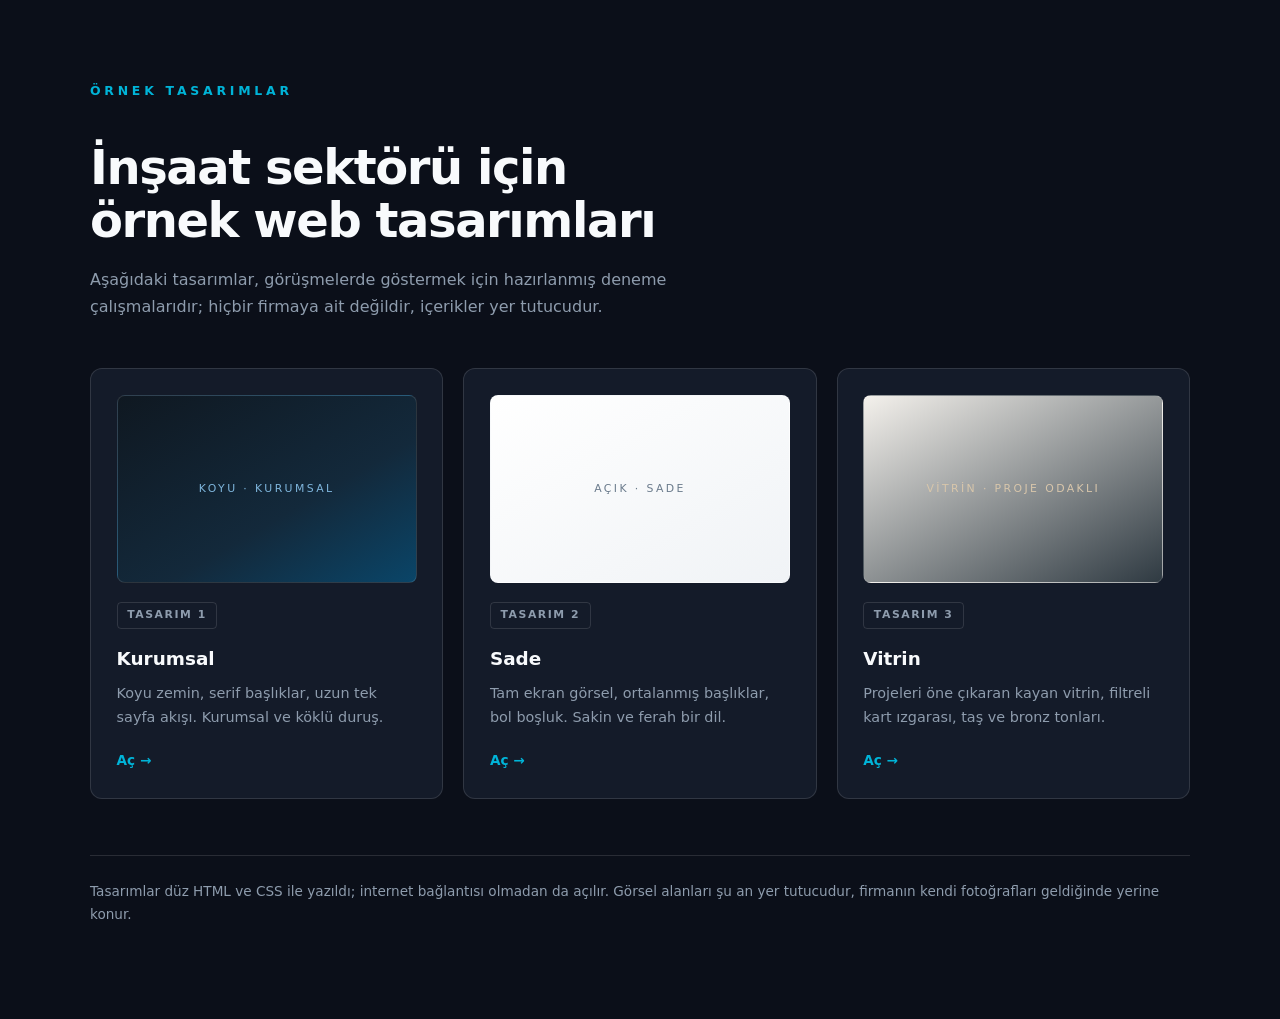
<file: index.html>
<!doctype html>
<html lang="tr">
  <head>
    <meta charset="utf-8" />
    <meta name="viewport" content="width=device-width, initial-scale=1" />
    <title>İnşaat — Örnek Web Tasarımları</title>
    <style>
      :root {
        --ink: #0b0f19;
        --ink2: #141b29;
        --line: rgb(255 255 255 / 0.12);
        --line2: rgb(255 255 255 / 0.25);
        --head: #f8fafc;
        --body: #cfd8e3;
        --muted: #8e9cad;
        --accent: #00b4d8;
      }
      * {
        box-sizing: border-box;
      }
      body {
        margin: 0;
        min-height: 100vh;
        padding: clamp(2.5rem, 7vw, 5rem) clamp(1.25rem, 5vw, 3rem);
        background: var(--ink);
        color: var(--body);
        font-family: "Segoe UI", system-ui, -apple-system, Roboto, Arial, sans-serif;
        line-height: 1.7;
      }
      .sayfa {
        max-width: 1100px;
        margin-inline: auto;
      }
      .ustbilgi {
        margin: 0 0 2.5rem;
        font-size: 0.78rem;
        font-weight: 700;
        letter-spacing: 0.3em;
        text-transform: uppercase;
        color: var(--accent);
      }
      h1 {
        margin: 0;
        font-size: clamp(2rem, 5vw, 3rem);
        font-weight: 800;
        letter-spacing: -0.03em;
        color: var(--head);
        line-height: 1.1;
      }
      .giris {
        max-width: 60ch;
        margin: 1.2rem 0 0;
        color: var(--muted);
      }
      .izgara {
        display: grid;
        gap: 1.25rem;
        grid-template-columns: repeat(auto-fit, minmax(260px, 1fr));
        margin-top: 3rem;
      }
      .kart {
        display: flex;
        flex-direction: column;
        padding: 1.6rem;
        background: var(--ink2);
        border: 1px solid var(--line);
        border-radius: 12px;
        text-decoration: none;
        color: inherit;
        transition: border-color 0.2s, translate 0.2s;
      }
      .kart:hover {
        border-color: var(--line2);
        translate: 0 -4px;
      }
      .onizleme {
        aspect-ratio: 16 / 10;
        border-radius: 8px;
        margin-bottom: 1.2rem;
        border: 1px solid var(--line);
        display: grid;
        place-items: center;
        font-size: 0.68rem;
        letter-spacing: 0.22em;
        text-transform: uppercase;
      }
      .o1 {
        background: linear-gradient(150deg, #0f1821, #13293b 60%, #0a4568);
        color: #7fb6dd;
      }
      .o2 {
        background: linear-gradient(150deg, #ffffff, #f0f3f6);
        color: #6b7b8c;
      }
      .o3 {
        background: linear-gradient(150deg, #f4f1ec, #2f3a42);
        color: #d8c6ab;
      }
      .o4 {
        background: linear-gradient(150deg, #0a4568, #0e5e92 60%, #15293a);
        color: #a9d4f0;
      }
      .kart h2 {
        margin: 0 0 0.4rem;
        font-size: 1.15rem;
        font-weight: 700;
        color: var(--head);
      }
      .kart p {
        margin: 0;
        font-size: 0.9rem;
        color: var(--muted);
      }
      .rozet {
        display: inline-block;
        margin-bottom: 0.9rem;
        padding: 0.2rem 0.6rem;
        border: 1px solid var(--line);
        border-radius: 4px;
        font-size: 0.68rem;
        font-weight: 700;
        letter-spacing: 0.14em;
        text-transform: uppercase;
        color: var(--muted);
        align-self: flex-start;
      }
      .rozet-marka {
        border-color: rgb(0 180 216 / 0.45);
        color: var(--accent);
      }
      .ac {
        margin-top: 1.2rem;
        font-size: 0.85rem;
        font-weight: 700;
        color: var(--accent);
      }
      .not {
        margin-top: 3.5rem;
        padding-top: 1.5rem;
        border-top: 1px solid var(--line);
        font-size: 0.85rem;
        color: var(--muted);
      }
    </style>
  </head>
  <body>
    <div class="sayfa">
      <p class="ustbilgi">Örnek Tasarımlar</p>

      <h1>İnşaat sektörü için<br />örnek web tasarımları</h1>
      <p class="giris">
        Aşağıdaki tasarımlar, görüşmelerde göstermek için hazırlanmış deneme çalışmalarıdır; hiçbir
        firmaya ait değildir, içerikler yer tutucudur.
      </p>

      <div class="izgara">
        <a class="kart" href="01-kurumsal/index.html">
          <div class="onizleme o1">Koyu · Kurumsal</div>
          <span class="rozet">Tasarım 1</span>
          <h2>Kurumsal</h2>
          <p>Koyu zemin, serif başlıklar, uzun tek sayfa akışı. Kurumsal ve köklü duruş.</p>
          <span class="ac">Aç →</span>
        </a>

        <a class="kart" href="02-modern/index.html">
          <div class="onizleme o2">Açık · Sade</div>
          <span class="rozet">Tasarım 2</span>
          <h2>Sade</h2>
          <p>Tam ekran görsel, ortalanmış başlıklar, bol boşluk. Sakin ve ferah bir dil.</p>
          <span class="ac">Aç →</span>
        </a>

        <a class="kart" href="03-vitrin/index.html">
          <div class="onizleme o3">Vitrin · Proje odaklı</div>
          <span class="rozet">Tasarım 3</span>
          <h2>Vitrin</h2>
          <p>Projeleri öne çıkaran kayan vitrin, filtreli kart ızgarası, taş ve bronz tonları.</p>
          <span class="ac">Aç →</span>
        </a>

        
      </div>

      <p class="not">
        Tasarımlar düz HTML ve CSS ile yazıldı; internet bağlantısı olmadan da açılır. Görsel
        alanları şu an yer tutucudur, firmanın kendi fotoğrafları geldiğinde yerine konur.
      </p>
    </div>
  </body>
</html>
</file>
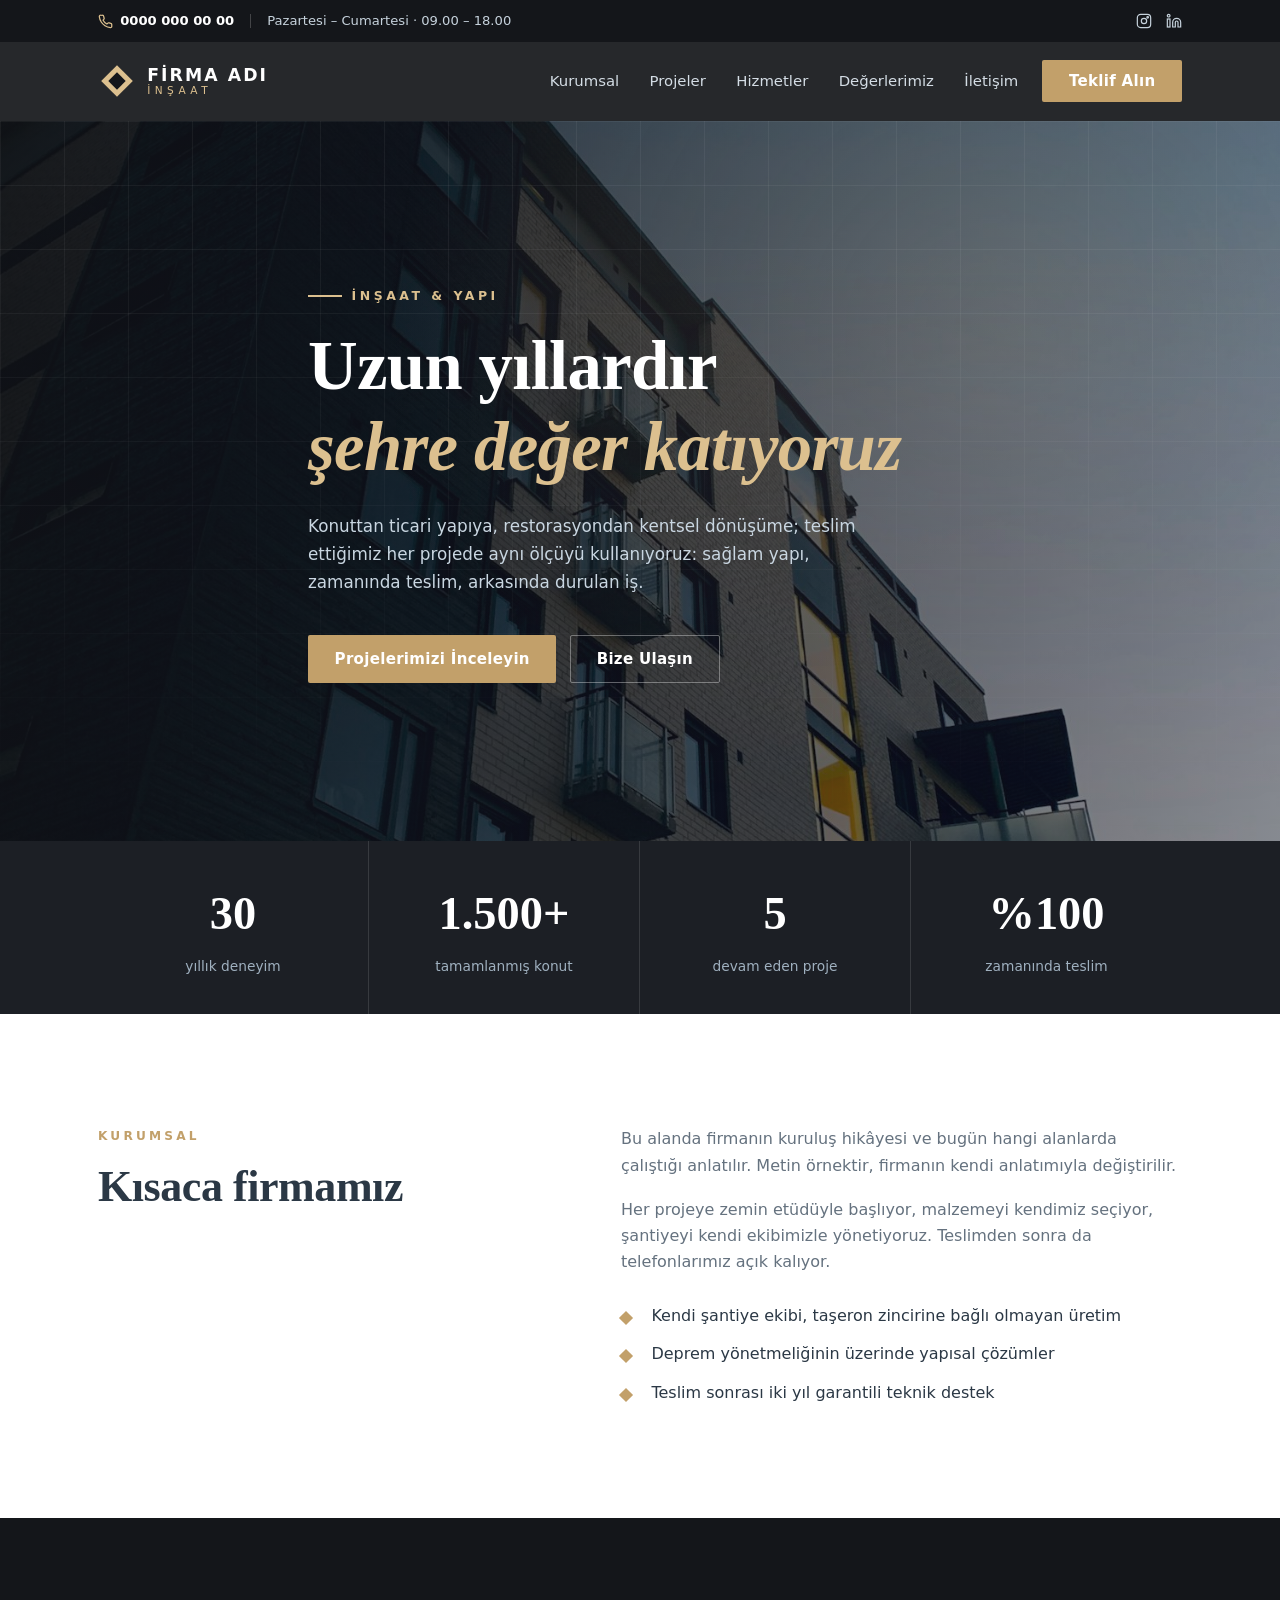
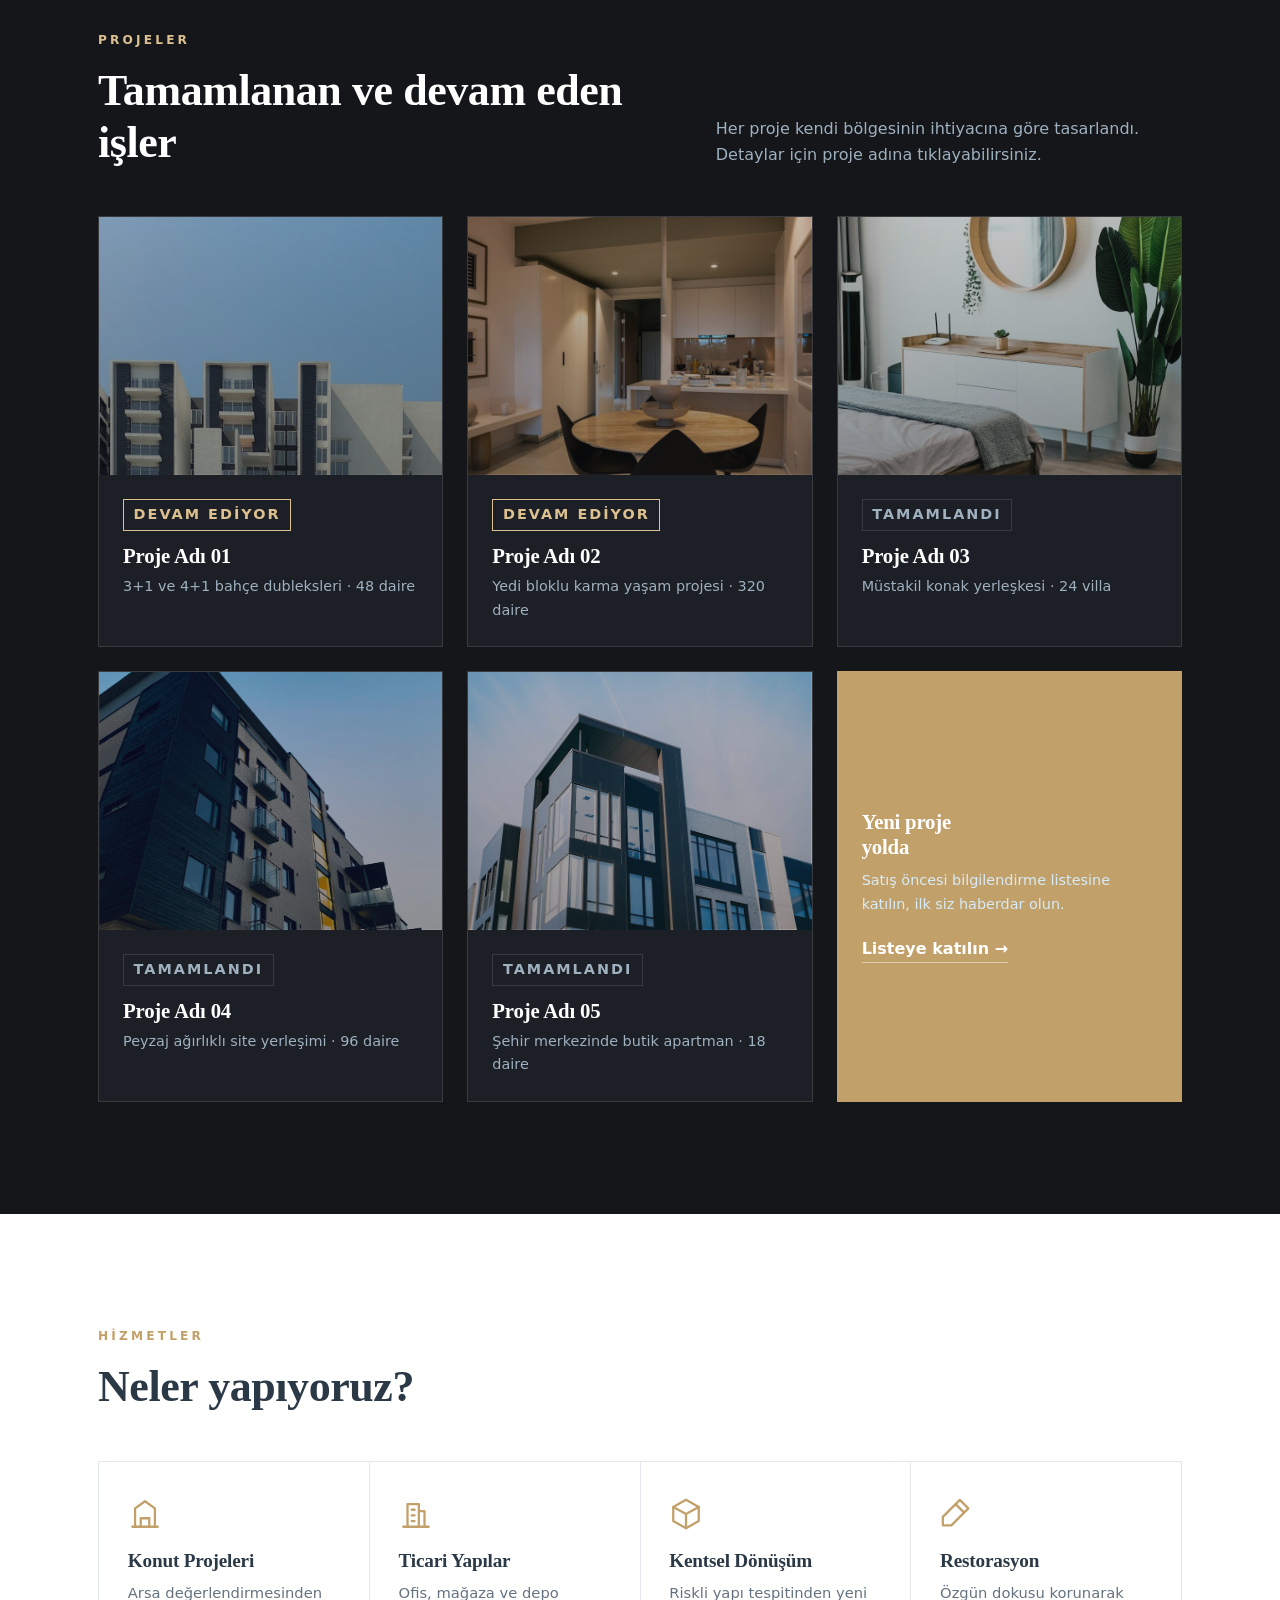
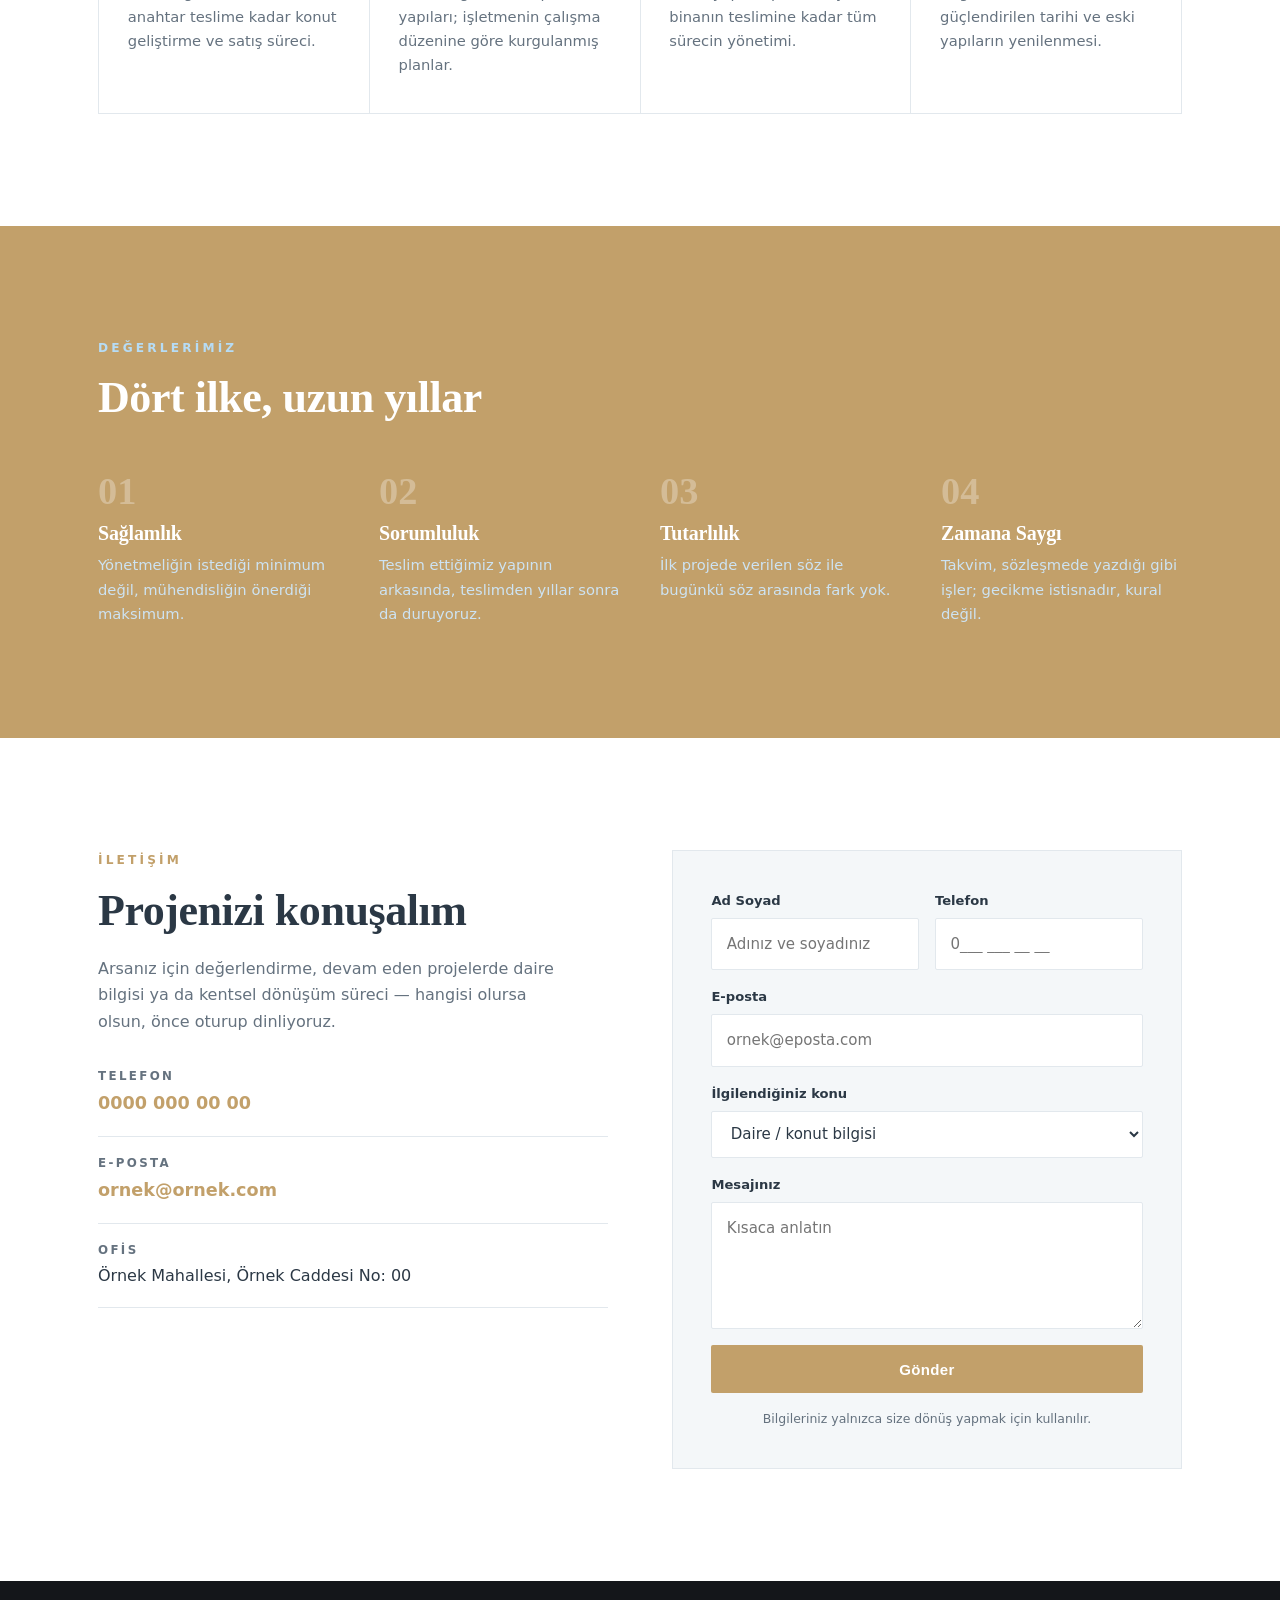
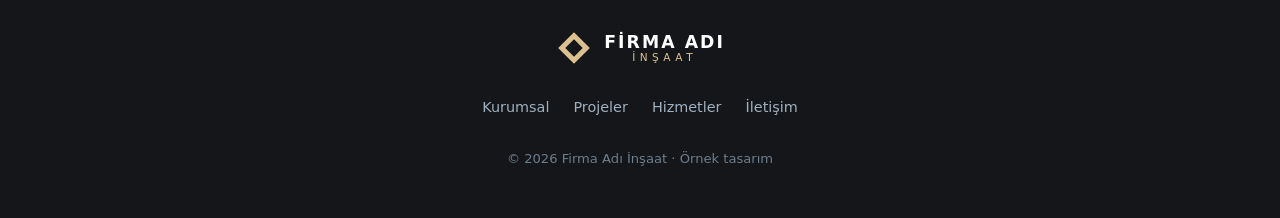
<file: 01-kurumsal/index.html>
<!doctype html>
<html lang="tr">
  <head>
    <meta charset="utf-8" />
    <meta name="viewport" content="width=device-width, initial-scale=1" />
    <title>Firma Adı İnşaat — Kalıcı Yapılar</title>
    <meta
      name="description"
      content="Firma Adı İnşaat; yıllık deneyimiyle konut, ticari yapı ve kentsel dönüşüm projeleri geliştiren inşaat firması."
    />
    <link rel="stylesheet" href="style.css" />
  </head>
  <body>
    <!-- Üst şerit: telefon ve sosyal medya -->
    <div class="ust-serit">
      <div class="kapsayici ust-serit-ic">
        <a href="tel:+900000000000" class="ust-baglanti" aria-label="Telefon">
          <svg viewBox="0 0 24 24" aria-hidden="true"><path d="M22 16.9v3a2 2 0 0 1-2.2 2 19.8 19.8 0 0 1-8.6-3.1 19.5 19.5 0 0 1-6-6A19.8 19.8 0 0 1 2.1 4.2 2 2 0 0 1 4.1 2h3a2 2 0 0 1 2 1.7c.1.9.4 1.8.7 2.7a2 2 0 0 1-.5 2.1L8.1 9.9a16 16 0 0 0 6 6l1.4-1.2a2 2 0 0 1 2.1-.5c.9.3 1.8.6 2.7.7a2 2 0 0 1 1.7 2z"/></svg>
          0000 000 00 00
        </a>
        <span class="ust-ayrac" aria-hidden="true"></span>
        <span class="ust-metin">Pazartesi – Cumartesi · 09.00 – 18.00</span>
        <nav class="ust-sosyal" aria-label="Sosyal medya">
          <a href="#" aria-label="Instagram"><svg viewBox="0 0 24 24" aria-hidden="true"><rect x="2" y="2" width="20" height="20" rx="5"/><circle cx="12" cy="12" r="4"/><circle cx="17.5" cy="6.5" r="1.2"/></svg></a>
          <a href="#" aria-label="LinkedIn"><svg viewBox="0 0 24 24" aria-hidden="true"><path d="M16 8a6 6 0 0 1 6 6v7h-4v-7a2 2 0 0 0-4 0v7h-4v-7a6 6 0 0 1 6-6z"/><rect x="2" y="9" width="4" height="12"/><circle cx="4" cy="4" r="2"/></svg></a>
        </nav>
      </div>
    </div>

    <header class="baslik" id="ust">
      <div class="kapsayici baslik-ic">
        <a href="#ust" class="marka" aria-label="Firma Adı İnşaat ana sayfa">
          <svg class="marka-amblem" viewBox="0 0 48 48" aria-hidden="true">
            <path d="M24 4 44 24 24 44 4 24Z" />
            <path d="M24 13 35 24 24 35 13 24Z" class="amblem-ic" />
          </svg>
          <span class="marka-yazi">
            <strong>FİRMA ADI</strong>
            <small>İNŞAAT</small>
          </span>
        </a>

        <nav class="menu" aria-label="Ana menü">
          <a href="#hakkimizda">Kurumsal</a>
          <a href="#projeler">Projeler</a>
          <a href="#hizmetler">Hizmetler</a>
          <a href="#degerler">Değerlerimiz</a>
          <a href="#iletisim">İletişim</a>
        </nav>

        <a href="#iletisim" class="dugme dugme-birincil baslik-dugme">Teklif Alın</a>

        <button class="menu-ac" type="button" aria-label="Menüyü aç" aria-expanded="false">
          <span></span><span></span><span></span>
        </button>
      </div>
    </header>

    <main>
      <!-- Kahraman alan: koyu zemin, teknik çizim dokusu -->
      <section class="kahraman">
        <div class="kahraman-doku" aria-hidden="true"></div>
        <div class="kapsayici kahraman-ic">
          <p class="etiket">İnşaat &amp; Yapı</p>
          <h1>Uzun yıllardır<br /><em>şehre değer katıyoruz</em></h1>
          <p class="kahraman-metin">
            Konuttan ticari yapıya, restorasyondan kentsel dönüşüme; teslim ettiğimiz her projede
            aynı ölçüyü kullanıyoruz: sağlam yapı, zamanında teslim, arkasında durulan iş.
          </p>
          <div class="kahraman-dugmeler">
            <a href="#projeler" class="dugme dugme-birincil">Projelerimizi İnceleyin</a>
            <a href="#iletisim" class="dugme dugme-hayalet">Bize Ulaşın</a>
          </div>
        </div>
      </section>

      <!-- Sayılar -->
      <section class="sayilar" aria-label="Rakamlarla Firma Adı İnşaat">
        <div class="kapsayici sayilar-izgara">
          <div class="sayi"><strong>30</strong><span>yıllık deneyim</span></div>
          <div class="sayi"><strong>1.500+</strong><span>tamamlanmış konut</span></div>
          <div class="sayi"><strong>5</strong><span>devam eden proje</span></div>
          <div class="sayi"><strong>%100</strong><span>zamanında teslim</span></div>
        </div>
      </section>

      <!-- Hakkımızda -->
      <section class="bolum" id="hakkimizda">
        <div class="kapsayici ikili">
          <div>
            <p class="bolum-etiket">Kurumsal</p>
            <h2>Kısaca firmamız</h2>
          </div>
          <div class="ikili-metin">
            <p>
              Bu alanda firmanın kuruluş hikâyesi ve bugün hangi alanlarda çalıştığı anlatılır.
              Metin örnektir, firmanın kendi anlatımıyla değiştirilir.
            </p>
            <p>
              Her projeye zemin etüdüyle başlıyor, malzemeyi kendimiz seçiyor, şantiyeyi kendi
              ekibimizle yönetiyoruz. Teslimden sonra da telefonlarımız açık kalıyor.
            </p>
            <ul class="imza-liste">
              <li>Kendi şantiye ekibi, taşeron zincirine bağlı olmayan üretim</li>
              <li>Deprem yönetmeliğinin üzerinde yapısal çözümler</li>
              <li>Teslim sonrası iki yıl garantili teknik destek</li>
            </ul>
          </div>
        </div>
      </section>

      <!-- Projeler -->
      <section class="bolum bolum-koyu" id="projeler">
        <div class="kapsayici">
          <div class="bolum-ust">
            <div>
              <p class="bolum-etiket">Projeler</p>
              <h2>Tamamlanan ve devam eden işler</h2>
            </div>
            <p class="bolum-aciklama">
              Her proje kendi bölgesinin ihtiyacına göre tasarlandı. Detaylar için proje adına
              tıklayabilirsiniz.
            </p>
          </div>

          <div class="proje-izgara">
            <article class="proje">
              <div class="proje-gorsel proje-gorsel-1" aria-hidden="true"></div>
              <div class="proje-govde">
                <p class="proje-durum proje-durum-devam">Devam ediyor</p>
                <h3>Proje Adı 01</h3>
                <p>3+1 ve 4+1 bahçe dubleksleri · 48 daire</p>
              </div>
            </article>
            <article class="proje">
              <div class="proje-gorsel proje-gorsel-2" aria-hidden="true"></div>
              <div class="proje-govde">
                <p class="proje-durum proje-durum-devam">Devam ediyor</p>
                <h3>Proje Adı 02</h3>
                <p>Yedi bloklu karma yaşam projesi · 320 daire</p>
              </div>
            </article>
            <article class="proje">
              <div class="proje-gorsel proje-gorsel-3" aria-hidden="true"></div>
              <div class="proje-govde">
                <p class="proje-durum">Tamamlandı</p>
                <h3>Proje Adı 03</h3>
                <p>Müstakil konak yerleşkesi · 24 villa</p>
              </div>
            </article>
            <article class="proje">
              <div class="proje-gorsel proje-gorsel-4" aria-hidden="true"></div>
              <div class="proje-govde">
                <p class="proje-durum">Tamamlandı</p>
                <h3>Proje Adı 04</h3>
                <p>Peyzaj ağırlıklı site yerleşimi · 96 daire</p>
              </div>
            </article>
            <article class="proje">
              <div class="proje-gorsel proje-gorsel-5" aria-hidden="true"></div>
              <div class="proje-govde">
                <p class="proje-durum">Tamamlandı</p>
                <h3>Proje Adı 05</h3>
                <p>Şehir merkezinde butik apartman · 18 daire</p>
              </div>
            </article>
            <article class="proje proje-cagri">
              <div class="proje-govde">
                <h3>Yeni proje<br />yolda</h3>
                <p>Satış öncesi bilgilendirme listesine katılın, ilk siz haberdar olun.</p>
                <a href="#iletisim" class="metin-baglanti">Listeye katılın →</a>
              </div>
            </article>
          </div>
        </div>
      </section>

      <!-- Hizmetler -->
      <section class="bolum" id="hizmetler">
        <div class="kapsayici">
          <div class="bolum-ust">
            <div>
              <p class="bolum-etiket">Hizmetler</p>
              <h2>Neler yapıyoruz?</h2>
            </div>
          </div>

          <div class="hizmet-izgara">
            <article class="hizmet">
              <svg class="hizmet-ikon" viewBox="0 0 24 24" aria-hidden="true"><path d="M3 21h18M5 21V8l7-5 7 5v13M9 21v-6h6v6"/></svg>
              <h3>Konut Projeleri</h3>
              <p>Arsa değerlendirmesinden anahtar teslime kadar konut geliştirme ve satış süreci.</p>
            </article>
            <article class="hizmet">
              <svg class="hizmet-ikon" viewBox="0 0 24 24" aria-hidden="true"><path d="M3 21h18M6 21V5h8v16M14 10h4v11M9 9h2M9 13h2M9 17h2"/></svg>
              <h3>Ticari Yapılar</h3>
              <p>Ofis, mağaza ve depo yapıları; işletmenin çalışma düzenine göre kurgulanmış planlar.</p>
            </article>
            <article class="hizmet">
              <svg class="hizmet-ikon" viewBox="0 0 24 24" aria-hidden="true"><path d="M12 2 3 7v10l9 5 9-5V7Z"/><path d="M12 22V12M3 7l9 5 9-5"/></svg>
              <h3>Kentsel Dönüşüm</h3>
              <p>Riskli yapı tespitinden yeni binanın teslimine kadar tüm sürecin yönetimi.</p>
            </article>
            <article class="hizmet">
              <svg class="hizmet-ikon" viewBox="0 0 24 24" aria-hidden="true"><path d="M14 2 20 8 8 20H2v-6L14 2Z"/><path d="M11 5l6 6"/></svg>
              <h3>Restorasyon</h3>
              <p>Özgün dokusu korunarak güçlendirilen tarihi ve eski yapıların yenilenmesi.</p>
            </article>
          </div>
        </div>
      </section>

      <!-- Değerler -->
      <section class="bolum bolum-mavi" id="degerler">
        <div class="kapsayici">
          <div class="bolum-ust bolum-ust-tek">
            <div>
              <p class="bolum-etiket bolum-etiket-acik">Değerlerimiz</p>
              <h2>Dört ilke, uzun yıllar</h2>
            </div>
          </div>
          <div class="deger-izgara">
            <div class="deger"><strong>01</strong><h3>Sağlamlık</h3><p>Yönetmeliğin istediği minimum değil, mühendisliğin önerdiği maksimum.</p></div>
            <div class="deger"><strong>02</strong><h3>Sorumluluk</h3><p>Teslim ettiğimiz yapının arkasında, teslimden yıllar sonra da duruyoruz.</p></div>
            <div class="deger"><strong>03</strong><h3>Tutarlılık</h3><p>İlk projede verilen söz ile bugünkü söz arasında fark yok.</p></div>
            <div class="deger"><strong>04</strong><h3>Zamana Saygı</h3><p>Takvim, sözleşmede yazdığı gibi işler; gecikme istisnadır, kural değil.</p></div>
          </div>
        </div>
      </section>

      <!-- İletişim -->
      <section class="bolum" id="iletisim">
        <div class="kapsayici iletisim-izgara">
          <div>
            <p class="bolum-etiket">İletişim</p>
            <h2>Projenizi konuşalım</h2>
            <p class="iletisim-metin">
              Arsanız için değerlendirme, devam eden projelerde daire bilgisi ya da kentsel dönüşüm
              süreci — hangisi olursa olsun, önce oturup dinliyoruz.
            </p>

            <ul class="iletisim-liste">
              <li>
                <span class="iletisim-etiket">Telefon</span>
                <a href="tel:+900000000000">0000 000 00 00</a>
              </li>
              <li>
                <span class="iletisim-etiket">E-posta</span>
                <a href="mailto:ornek@ornek.com">ornek@ornek.com</a>
              </li>
              <li>
                <span class="iletisim-etiket">Ofis</span>
                <span>Örnek Mahallesi, Örnek Caddesi No: 00</span>
              </li>
            </ul>
          </div>

          <form class="form" onsubmit="event.preventDefault(); this.reset(); alert('Örnek tasarım: form gönderimi bağlı değil.');">
            <div class="form-satir">
              <label>
                Ad Soyad
                <input type="text" name="ad" required placeholder="Adınız ve soyadınız" />
              </label>
              <label>
                Telefon
                <input type="tel" name="telefon" required placeholder="0___ ___ __ __" />
              </label>
            </div>
            <label>
              E-posta
              <input type="email" name="eposta" placeholder="ornek@eposta.com" />
            </label>
            <label>
              İlgilendiğiniz konu
              <select name="konu">
                <option>Daire / konut bilgisi</option>
                <option>Arsa değerlendirme</option>
                <option>Kentsel dönüşüm</option>
                <option>Ticari yapı</option>
                <option>Diğer</option>
              </select>
            </label>
            <label>
              Mesajınız
              <textarea name="mesaj" rows="4" placeholder="Kısaca anlatın"></textarea>
            </label>
            <button type="submit" class="dugme dugme-birincil dugme-tam">Gönder</button>
            <p class="form-not">Bilgileriniz yalnızca size dönüş yapmak için kullanılır.</p>
          </form>
        </div>
      </section>
    </main>

    <footer class="alt">
      <div class="kapsayici alt-ic">
        <div class="alt-marka">
          <svg class="marka-amblem" viewBox="0 0 48 48" aria-hidden="true">
            <path d="M24 4 44 24 24 44 4 24Z" />
            <path d="M24 13 35 24 24 35 13 24Z" class="amblem-ic" />
          </svg>
          <span class="marka-yazi"><strong>FİRMA ADI</strong><small>İNŞAAT</small></span>
        </div>
        <nav class="alt-menu" aria-label="Alt menü">
          <a href="#hakkimizda">Kurumsal</a>
          <a href="#projeler">Projeler</a>
          <a href="#hizmetler">Hizmetler</a>
          <a href="#iletisim">İletişim</a>
        </nav>
        <p class="alt-telif">© <span id="yil">2026</span> Firma Adı İnşaat · Örnek tasarım</p>
      </div>
    </footer>

    <script>
      document.getElementById('yil').textContent = new Date().getFullYear();

      // Dar ekranda menüyü aç/kapat
      const acDugmesi = document.querySelector('.menu-ac');
      const menu = document.querySelector('.menu');
      acDugmesi.addEventListener('click', () => {
        const acik = menu.classList.toggle('acik');
        acDugmesi.setAttribute('aria-expanded', String(acik));
      });
      menu.addEventListener('click', (e) => {
        if (e.target.tagName === 'A') {
          menu.classList.remove('acik');
          acDugmesi.setAttribute('aria-expanded', 'false');
        }
      });

      // Sayfa kaydırılınca başlığa zemin ver
      const baslik = document.querySelector('.baslik');
      const kaydirmaKontrol = () => baslik.classList.toggle('kaydirildi', window.scrollY > 20);
      kaydirmaKontrol();
      addEventListener('scroll', kaydirmaKontrol, { passive: true });

      // Görünür alana giren bölümleri yumuşakça göster
      const gozlemci = new IntersectionObserver(
        (girdiler) => girdiler.forEach((g) => g.isIntersecting && g.target.classList.add('gorundu')),
        { rootMargin: '0px 0px -10% 0px' },
      );
      document.querySelectorAll('.bolum, .sayilar').forEach((el) => gozlemci.observe(el));
    </script>
  </body>
</html>
</file>
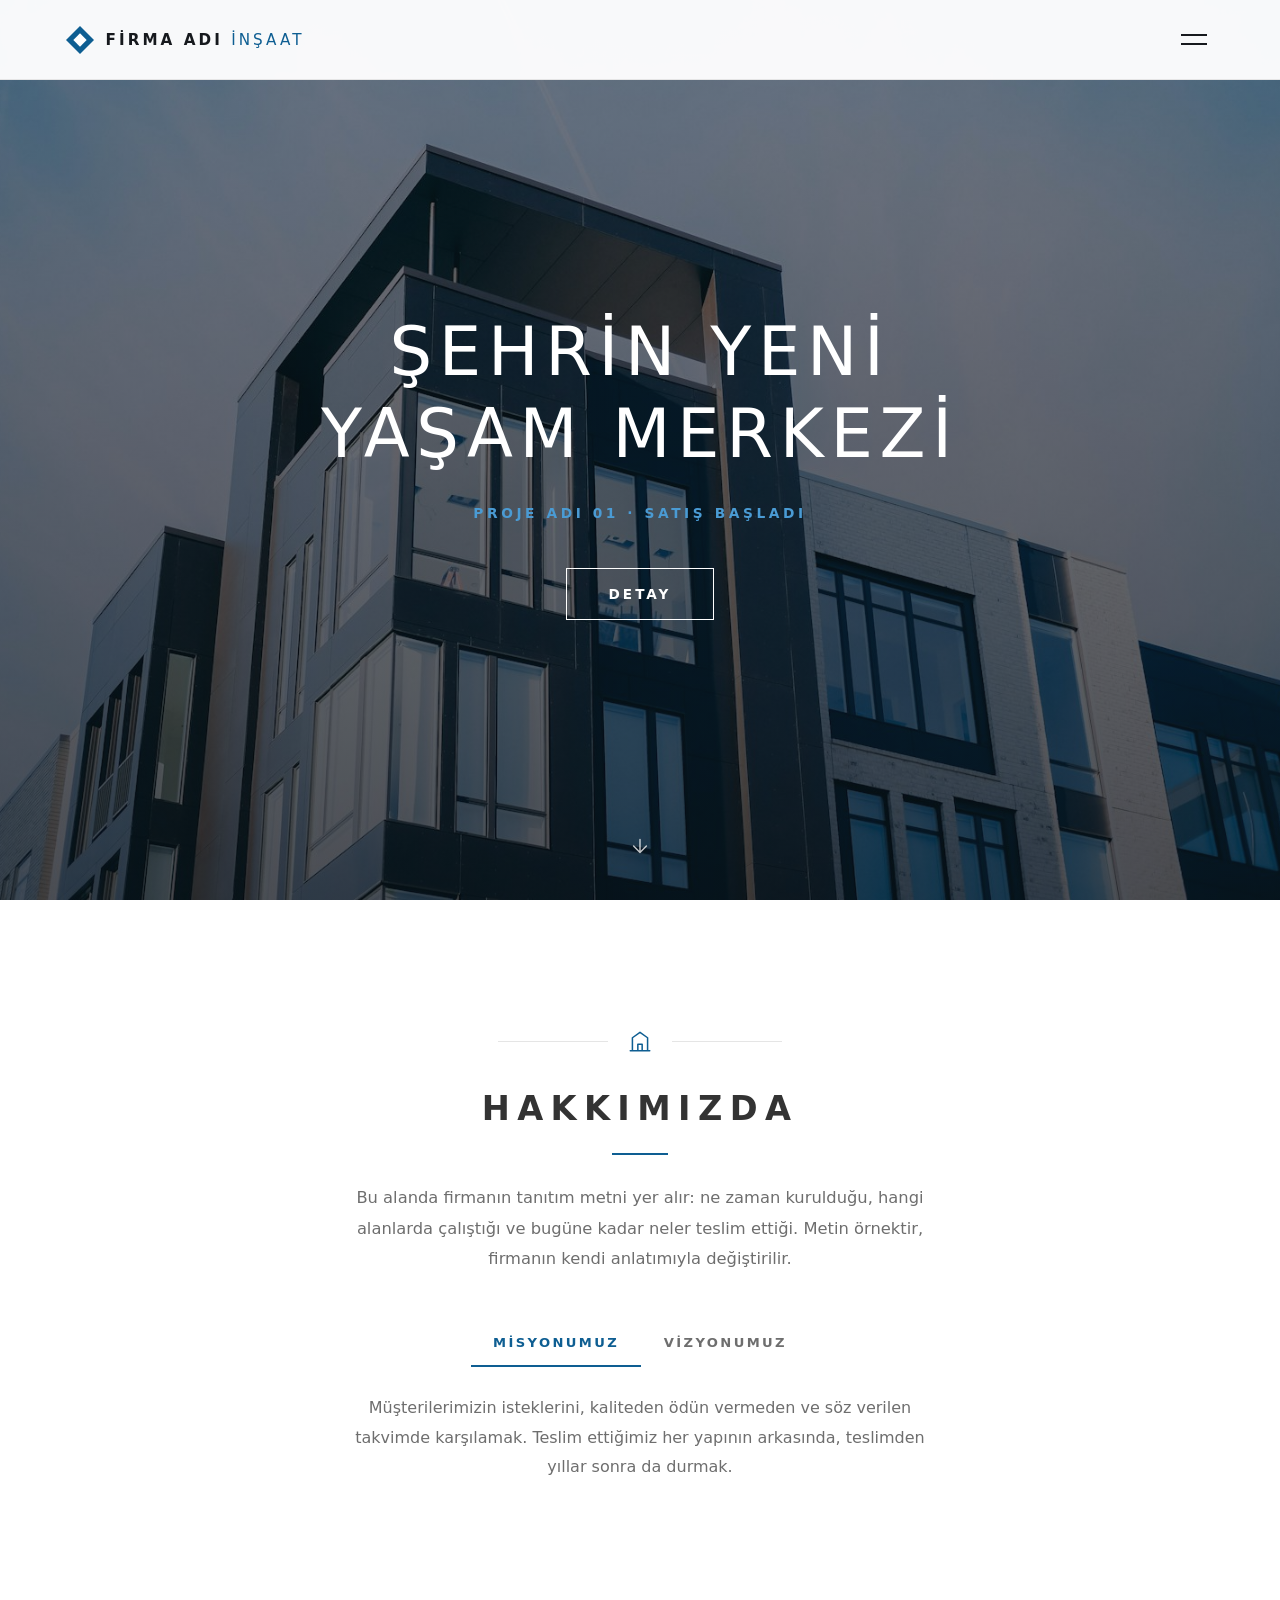
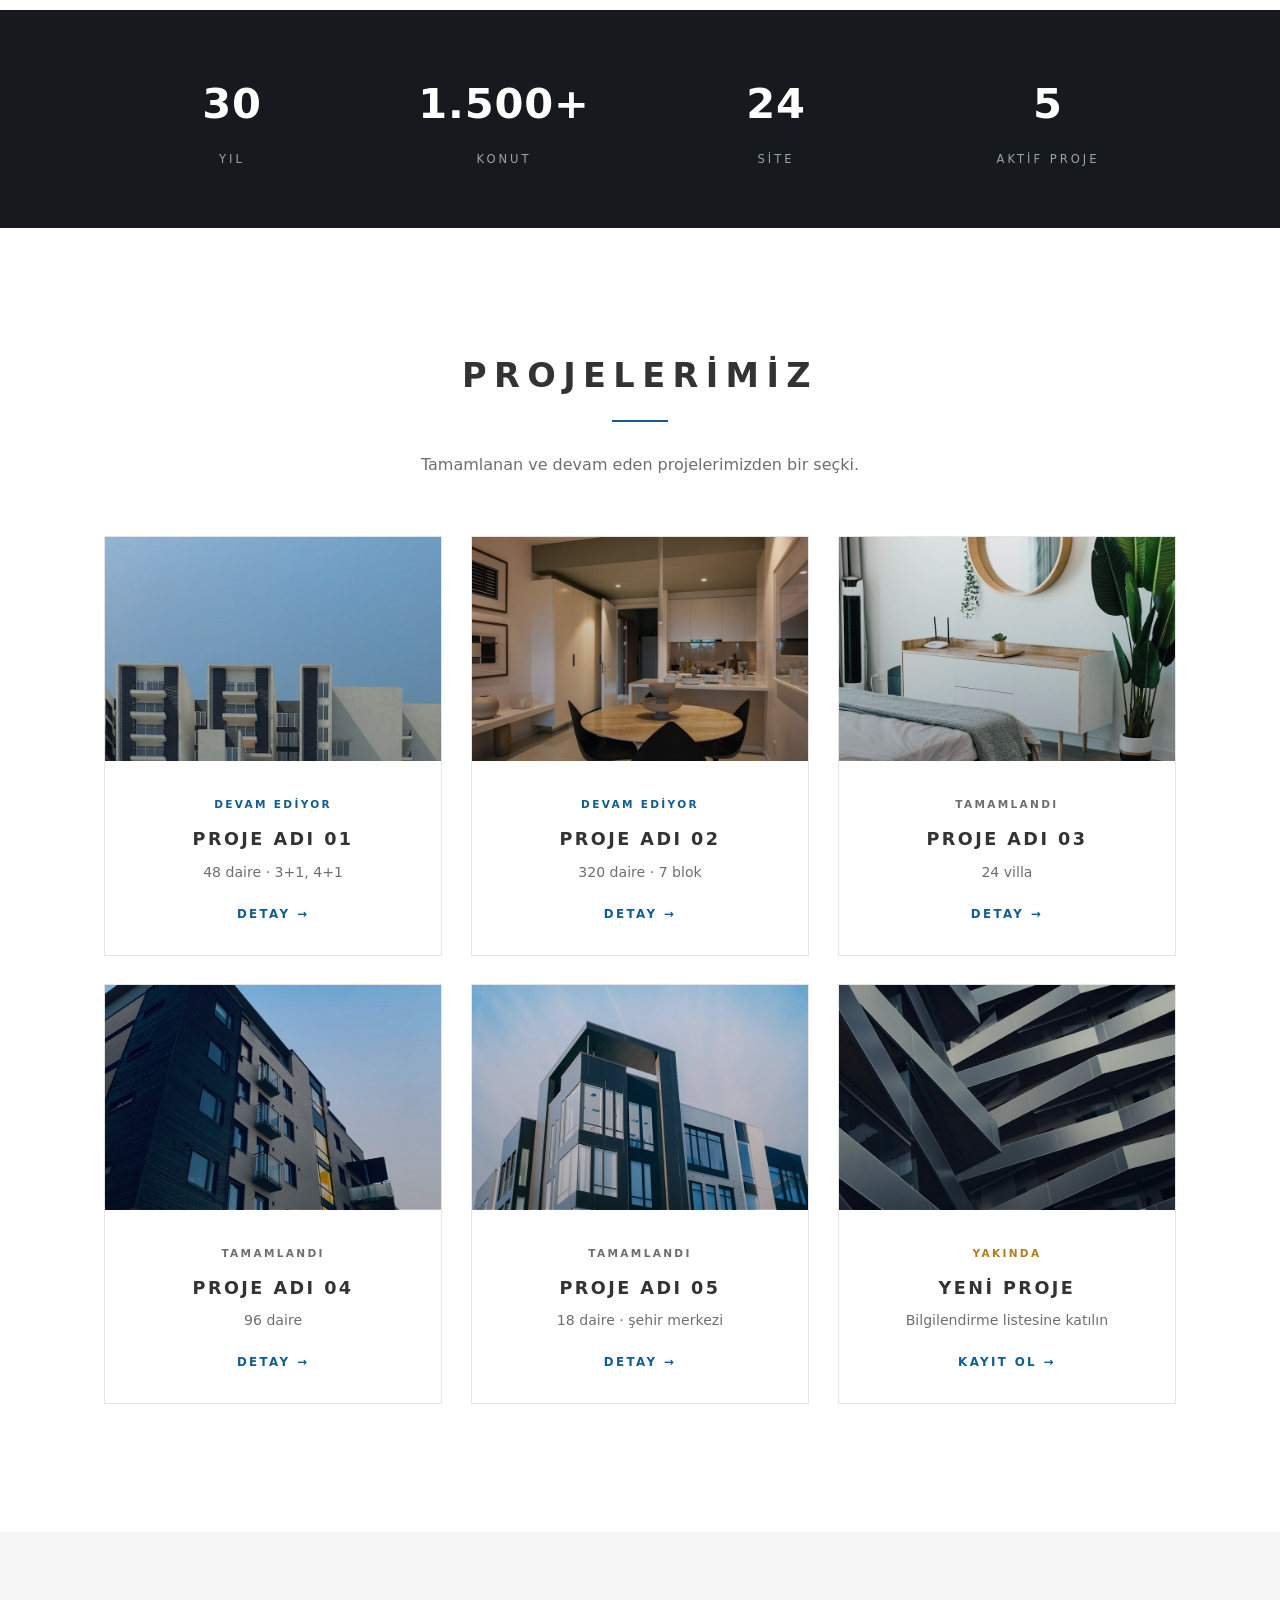
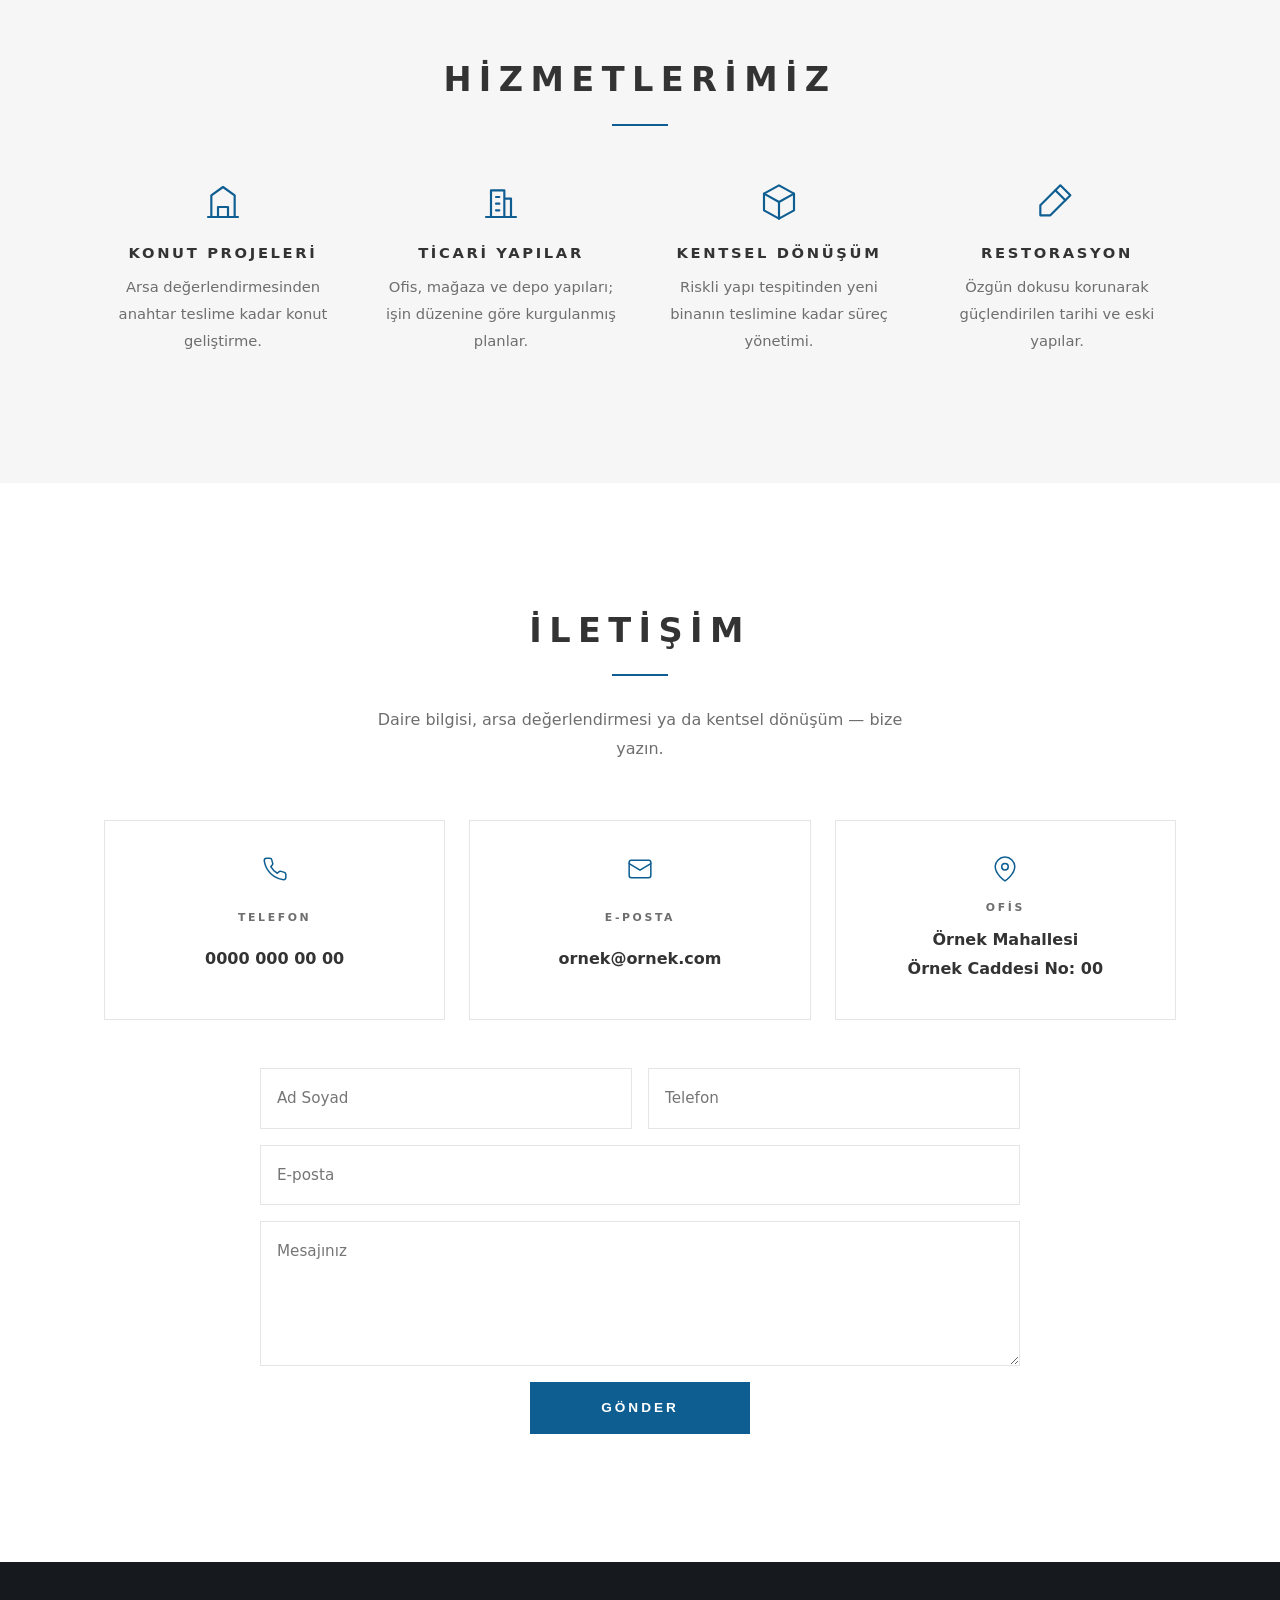
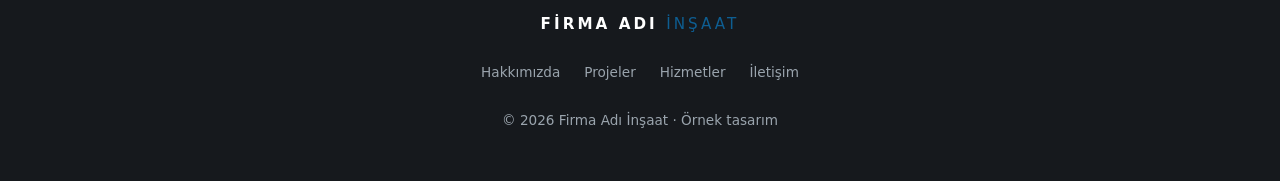
<file: 02-modern/index.html>
<!doctype html>
<html lang="tr">
  <head>
    <meta charset="utf-8" />
    <meta name="viewport" content="width=device-width, initial-scale=1" />
    <title>Firma Adı İnşaat</title>
    <meta
      name="description"
      content="Firma Adı İnşaat — 50 yıldır konut, ticari yapı ve kentsel dönüşüm projeleri."
    />
    <link rel="stylesheet" href="style.css" />
  </head>
  <body>
    <!-- Üst: yalnızca logo ve menü düğmesi. Menü tam ekran açılır. -->
    <header class="ust" id="ust">
      <a href="#ust" class="marka" aria-label="Firma Adı İnşaat ana sayfa">
        <svg class="amblem" viewBox="0 0 48 48" aria-hidden="true">
          <path d="M24 3 45 24 24 45 3 24Z" />
          <path d="M24 14 34 24 24 34 14 24Z" class="amblem-ic" />
        </svg>
        <span class="marka-ad">FİRMA ADI <i>İNŞAAT</i></span>
      </a>

      <button class="menu-dugme" type="button" aria-label="Menüyü aç" aria-expanded="false" aria-controls="tamMenu">
        <span></span><span></span>
      </button>
    </header>

    <!-- Tam ekran menü -->
    <div class="tam-menu" id="tamMenu" hidden>
      <nav aria-label="Ana menü">
        <a href="#hakkimizda">Hakkımızda</a>
        <a href="#projeler">Projeler</a>
        <a href="#hizmetler">Hizmetler</a>
        <a href="#iletisim">İletişim</a>
      </nav>
      <div class="tam-menu-alt">
        <a href="tel:+900000000000">0000 000 00 00</a>
        <a href="mailto:ornek@ornek.com">ornek@ornek.com</a>
      </div>
    </div>

    <main>
      <!-- Tam ekran kahraman: fotoğraf alanı + ortalanmış büyük başlık -->
      <section class="kahraman">
        <div class="kahraman-gorsel" aria-hidden="true">
          
        </div>
        <div class="kahraman-ic">
          <h1>ŞEHRİN YENİ<br />YAŞAM MERKEZİ</h1>
          <p class="kahraman-alt">Proje Adı 01 · Satış başladı</p>
          <a href="#projeler" class="dugme">DETAY</a>
        </div>
        <a href="#hakkimizda" class="asagi" aria-label="Aşağı kaydır">
          <svg viewBox="0 0 24 24" aria-hidden="true"><path d="M12 5v14M5 12l7 7 7-7" /></svg>
        </a>
      </section>

      <!-- Hakkımızda: ortalanmış, ayraçlı -->
      <section class="bolum" id="hakkimizda">
        <div class="dar">
          <div class="suslu-ayrac" aria-hidden="true">
            <span></span>
            <svg viewBox="0 0 24 24"><path d="M3 21h18M5 21V9l7-5 7 5v12M10 21v-6h4v6" /></svg>
            <span></span>
          </div>

          <h2>HAKKIMIZDA</h2>
          <div class="kisa-cizgi" aria-hidden="true"></div>

          <p class="giris">
            Bu alanda firmanın tanıtım metni yer alır: ne zaman kurulduğu, hangi alanlarda
            çalıştığı ve bugüne kadar neler teslim ettiği. Metin örnektir, firmanın kendi
            anlatımıyla değiştirilir.
          </p>

          <!-- Misyon / vizyon sekmeleri -->
          <div class="sekmeler">
            <div class="sekme-dugmeler" role="tablist" aria-label="Misyon ve vizyon">
              <button type="button" class="sekme-dugme etkin" role="tab" aria-selected="true" data-hedef="misyon">
                MİSYONUMUZ
              </button>
              <button type="button" class="sekme-dugme" role="tab" aria-selected="false" data-hedef="vizyon">
                VİZYONUMUZ
              </button>
            </div>
            <div class="sekme-icerik" id="misyon" role="tabpanel">
              Müşterilerimizin isteklerini, kaliteden ödün vermeden ve söz verilen takvimde
              karşılamak. Teslim ettiğimiz her yapının arkasında, teslimden yıllar sonra da durmak.
            </div>
            <div class="sekme-icerik" id="vizyon" role="tabpanel" hidden>
              Bulunduğumuz her bölgede, yapı kalitesiyle referans gösterilen; adı geçtiğinde
              "sağlam iş yapar" denilen firma olmak.
            </div>
          </div>
        </div>
      </section>

      <!-- Sayılar -->
      <section class="sayilar">
        <div class="kapsayici sayilar-ic">
          <div><strong>30</strong><span>YIL</span></div>
          <div><strong>1.500+</strong><span>KONUT</span></div>
          <div><strong>24</strong><span>SİTE</span></div>
          <div><strong>5</strong><span>AKTİF PROJE</span></div>
        </div>
      </section>

      <!-- Projeler -->
      <section class="bolum" id="projeler">
        <div class="kapsayici">
          <div class="bolum-ust-orta">
            <h2>PROJELERİMİZ</h2>
            <div class="kisa-cizgi" aria-hidden="true"></div>
            <p>Tamamlanan ve devam eden projelerimizden bir seçki.</p>
          </div>

          <div class="proje-izgara">
            <a class="proje" href="#iletisim">
              <div class="proje-gorsel g1" aria-hidden="true"></div>
              <div class="proje-ic">
                <p class="rozet devam">DEVAM EDİYOR</p>
                <h3>PROJE ADI 01</h3>
                <p class="proje-alt">48 daire · 3+1, 4+1</p>
                <span class="proje-link">DETAY →</span>
              </div>
            </a>
            <a class="proje" href="#iletisim">
              <div class="proje-gorsel g2" aria-hidden="true"></div>
              <div class="proje-ic">
                <p class="rozet devam">DEVAM EDİYOR</p>
                <h3>PROJE ADI 02</h3>
                <p class="proje-alt">320 daire · 7 blok</p>
                <span class="proje-link">DETAY →</span>
              </div>
            </a>
            <a class="proje" href="#iletisim">
              <div class="proje-gorsel g3" aria-hidden="true"></div>
              <div class="proje-ic">
                <p class="rozet">TAMAMLANDI</p>
                <h3>PROJE ADI 03</h3>
                <p class="proje-alt">24 villa</p>
                <span class="proje-link">DETAY →</span>
              </div>
            </a>
            <a class="proje" href="#iletisim">
              <div class="proje-gorsel g4" aria-hidden="true"></div>
              <div class="proje-ic">
                <p class="rozet">TAMAMLANDI</p>
                <h3>PROJE ADI 04</h3>
                <p class="proje-alt">96 daire</p>
                <span class="proje-link">DETAY →</span>
              </div>
            </a>
            <a class="proje" href="#iletisim">
              <div class="proje-gorsel g5" aria-hidden="true"></div>
              <div class="proje-ic">
                <p class="rozet">TAMAMLANDI</p>
                <h3>PROJE ADI 05</h3>
                <p class="proje-alt">18 daire · şehir merkezi</p>
                <span class="proje-link">DETAY →</span>
              </div>
            </a>
            <a class="proje" href="#iletisim">
              <div class="proje-gorsel g6" aria-hidden="true"></div>
              <div class="proje-ic">
                <p class="rozet yeni">YAKINDA</p>
                <h3>YENİ PROJE</h3>
                <p class="proje-alt">Bilgilendirme listesine katılın</p>
                <span class="proje-link">KAYIT OL →</span>
              </div>
            </a>
          </div>
        </div>
      </section>

      <!-- Hizmetler -->
      <section class="bolum bolum-gri" id="hizmetler">
        <div class="kapsayici">
          <div class="bolum-ust-orta">
            <h2>HİZMETLERİMİZ</h2>
            <div class="kisa-cizgi" aria-hidden="true"></div>
          </div>

          <div class="hizmet-izgara">
            <article>
              <svg class="hizmet-ikon" viewBox="0 0 24 24" aria-hidden="true"><path d="M3 21h18M5 21V8l7-5 7 5v13M9 21v-6h6v6" /></svg>
              <h3>KONUT PROJELERİ</h3>
              <p>Arsa değerlendirmesinden anahtar teslime kadar konut geliştirme.</p>
            </article>
            <article>
              <svg class="hizmet-ikon" viewBox="0 0 24 24" aria-hidden="true"><path d="M3 21h18M6 21V5h8v16M14 10h4v11M9 9h2M9 13h2M9 17h2" /></svg>
              <h3>TİCARİ YAPILAR</h3>
              <p>Ofis, mağaza ve depo yapıları; işin düzenine göre kurgulanmış planlar.</p>
            </article>
            <article>
              <svg class="hizmet-ikon" viewBox="0 0 24 24" aria-hidden="true"><path d="M12 2 3 7v10l9 5 9-5V7Z" /><path d="M12 22V12M3 7l9 5 9-5" /></svg>
              <h3>KENTSEL DÖNÜŞÜM</h3>
              <p>Riskli yapı tespitinden yeni binanın teslimine kadar süreç yönetimi.</p>
            </article>
            <article>
              <svg class="hizmet-ikon" viewBox="0 0 24 24" aria-hidden="true"><path d="M14 2 20 8 8 20H2v-6L14 2Z" /><path d="M11 5l6 6" /></svg>
              <h3>RESTORASYON</h3>
              <p>Özgün dokusu korunarak güçlendirilen tarihi ve eski yapılar.</p>
            </article>
          </div>
        </div>
      </section>

      <!-- İletişim -->
      <section class="bolum" id="iletisim">
        <div class="kapsayici">
          <div class="bolum-ust-orta">
            <h2>İLETİŞİM</h2>
            <div class="kisa-cizgi" aria-hidden="true"></div>
            <p>Daire bilgisi, arsa değerlendirmesi ya da kentsel dönüşüm — bize yazın.</p>
          </div>

          <div class="iletisim-izgara">
            <a class="iletisim-kart" href="tel:+900000000000">
              <svg viewBox="0 0 24 24" aria-hidden="true"><path d="M22 16.9v3a2 2 0 0 1-2.2 2 19.8 19.8 0 0 1-8.6-3.1 19.5 19.5 0 0 1-6-6A19.8 19.8 0 0 1 2.1 4.2 2 2 0 0 1 4.1 2h3a2 2 0 0 1 2 1.7c.1.9.4 1.8.7 2.7a2 2 0 0 1-.5 2.1L8.1 9.9a16 16 0 0 0 6 6l1.4-1.2a2 2 0 0 1 2.1-.5c.9.3 1.8.6 2.7.7a2 2 0 0 1 1.7 2z" /></svg>
              <span>TELEFON</span>
              <strong>0000 000 00 00</strong>
            </a>
            <a class="iletisim-kart" href="mailto:ornek@ornek.com">
              <svg viewBox="0 0 24 24" aria-hidden="true"><rect x="2" y="4" width="20" height="16" rx="2" /><path d="m22 7-10 6L2 7" /></svg>
              <span>E-POSTA</span>
              <strong>ornek@ornek.com</strong>
            </a>
            <div class="iletisim-kart">
              <svg viewBox="0 0 24 24" aria-hidden="true"><path d="M21 10c0 7-9 13-9 13s-9-6-9-13a9 9 0 0 1 18 0z" /><circle cx="12" cy="10" r="3" /></svg>
              <span>OFİS</span>
              <strong>Örnek Mahallesi<br />Örnek Caddesi No: 00</strong>
            </div>
          </div>

          <form class="form" onsubmit="event.preventDefault(); this.reset(); alert('Örnek tasarım: form gönderimi bağlı değil.');">
            <div class="form-satir">
              <input type="text" required placeholder="Ad Soyad" aria-label="Ad Soyad" />
              <input type="tel" required placeholder="Telefon" aria-label="Telefon" />
            </div>
            <input type="email" placeholder="E-posta" aria-label="E-posta" />
            <textarea rows="4" placeholder="Mesajınız" aria-label="Mesajınız"></textarea>
            <button type="submit" class="dugme dugme-dolu">GÖNDER</button>
          </form>
        </div>
      </section>
    </main>

    <footer class="alt">
      <div class="kapsayici alt-ic">
        <span class="marka-ad">FİRMA ADI <i>İNŞAAT</i></span>
        <nav aria-label="Alt menü">
          <a href="#hakkimizda">Hakkımızda</a>
          <a href="#projeler">Projeler</a>
          <a href="#hizmetler">Hizmetler</a>
          <a href="#iletisim">İletişim</a>
        </nav>
        <p>© <span id="yil">2026</span> Firma Adı İnşaat · Örnek tasarım</p>
      </div>
    </footer>

    <a href="#ust" class="yukari" aria-label="Yukarı çık">
      <svg viewBox="0 0 24 24" aria-hidden="true"><path d="M12 19V5M5 12l7-7 7 7" /></svg>
    </a>

    <script>
      document.getElementById('yil').textContent = new Date().getFullYear();

      /* Tam ekran menü */
      const menuDugme = document.querySelector('.menu-dugme');
      const tamMenu = document.getElementById('tamMenu');
      const menuAyarla = (ac) => {
        tamMenu.hidden = !ac;
        document.body.classList.toggle('kilit', ac);
        menuDugme.classList.toggle('acik', ac);
        menuDugme.setAttribute('aria-expanded', String(ac));
      };
      menuDugme.addEventListener('click', () => menuAyarla(tamMenu.hidden));
      tamMenu.addEventListener('click', (e) => e.target.tagName === 'A' && menuAyarla(false));
      addEventListener('keydown', (e) => e.key === 'Escape' && !tamMenu.hidden && menuAyarla(false));

      /* Misyon / vizyon sekmeleri */
      document.querySelectorAll('.sekme-dugme').forEach((dugme) => {
        dugme.addEventListener('click', () => {
          document.querySelectorAll('.sekme-dugme').forEach((d) => {
            d.classList.remove('etkin');
            d.setAttribute('aria-selected', 'false');
          });
          dugme.classList.add('etkin');
          dugme.setAttribute('aria-selected', 'true');
          document.querySelectorAll('.sekme-icerik').forEach((i) => {
            i.hidden = i.id !== dugme.dataset.hedef;
          });
        });
      });

      /* Yukarı çık düğmesi ve belirme */
      const yukari = document.querySelector('.yukari');
      addEventListener('scroll', () => yukari.classList.toggle('gorunur', scrollY > 600), { passive: true });

      const gozlemci = new IntersectionObserver(
        (girdiler) => girdiler.forEach((g) => g.isIntersecting && g.target.classList.add('gorundu')),
        { rootMargin: '0px 0px -10% 0px' },
      );
      document.querySelectorAll('.bolum, .sayilar').forEach((el) => gozlemci.observe(el));
    </script>
  </body>
</html>
</file>
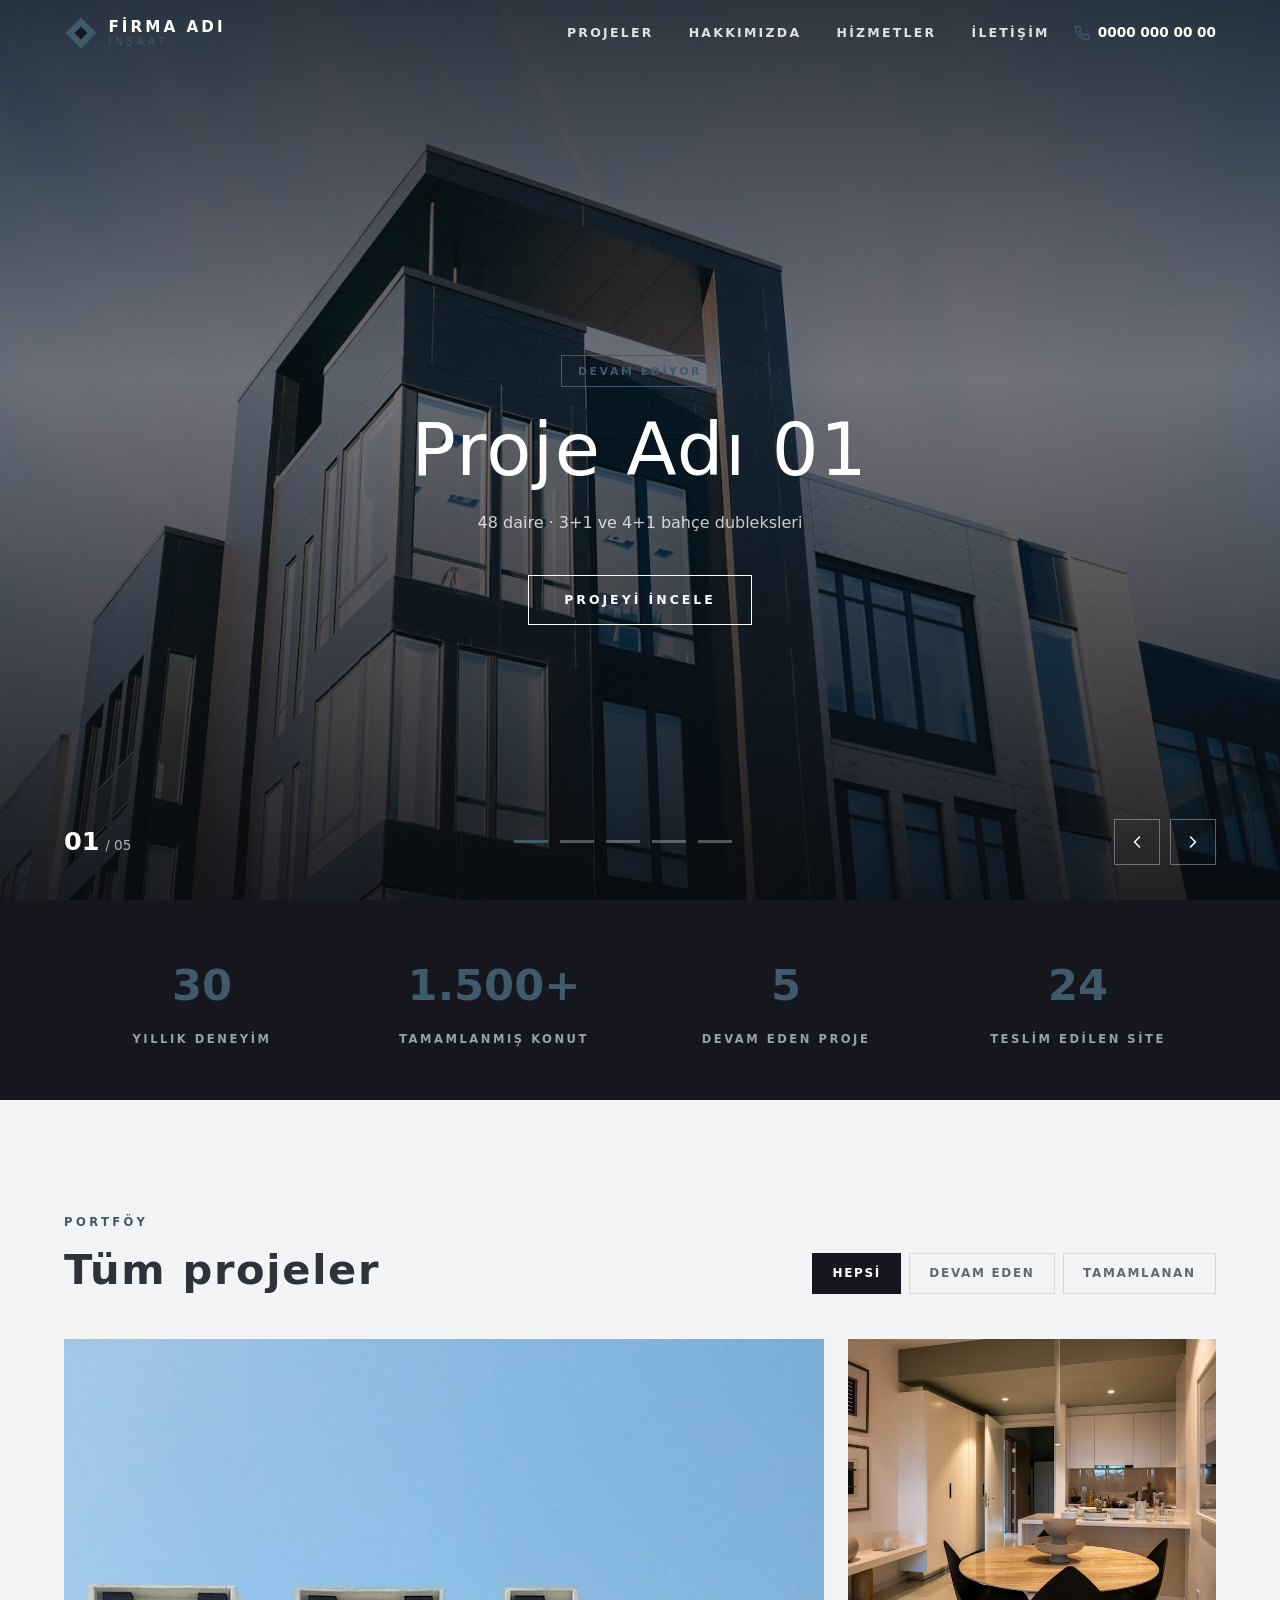
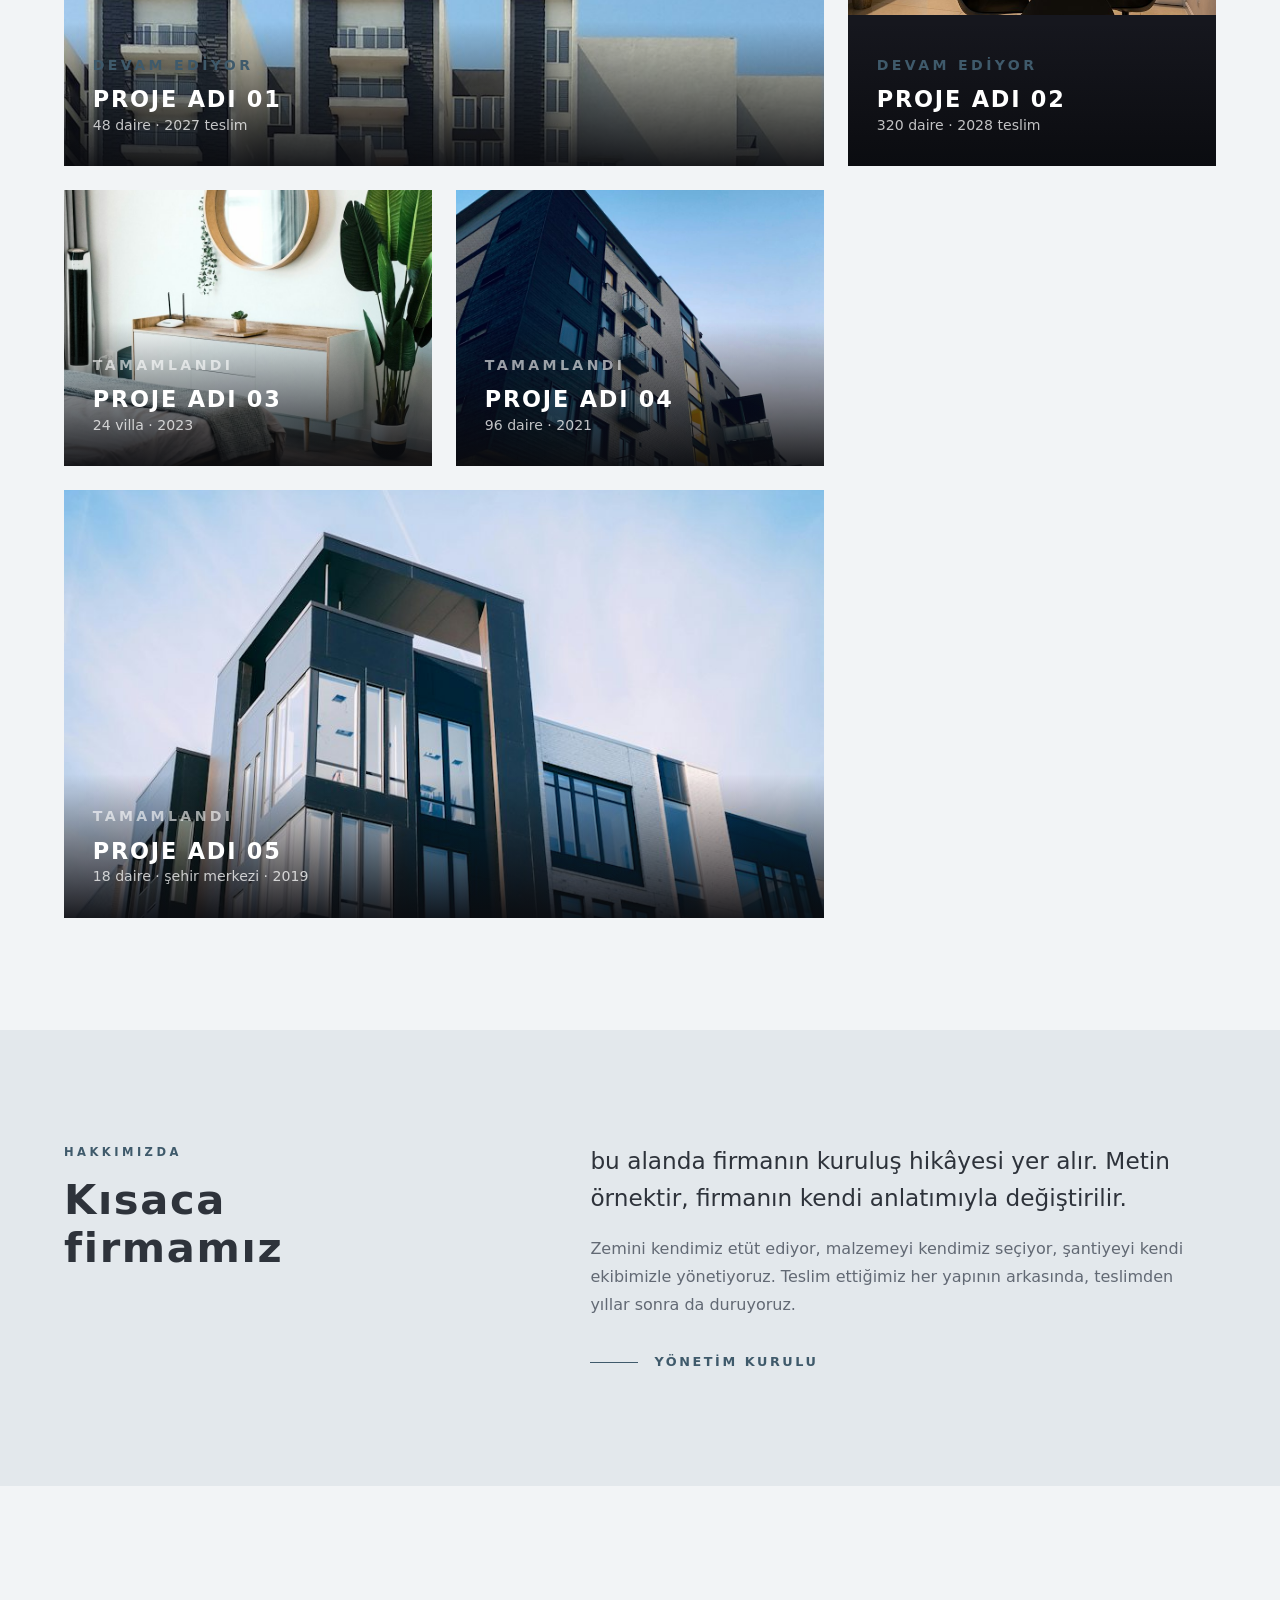
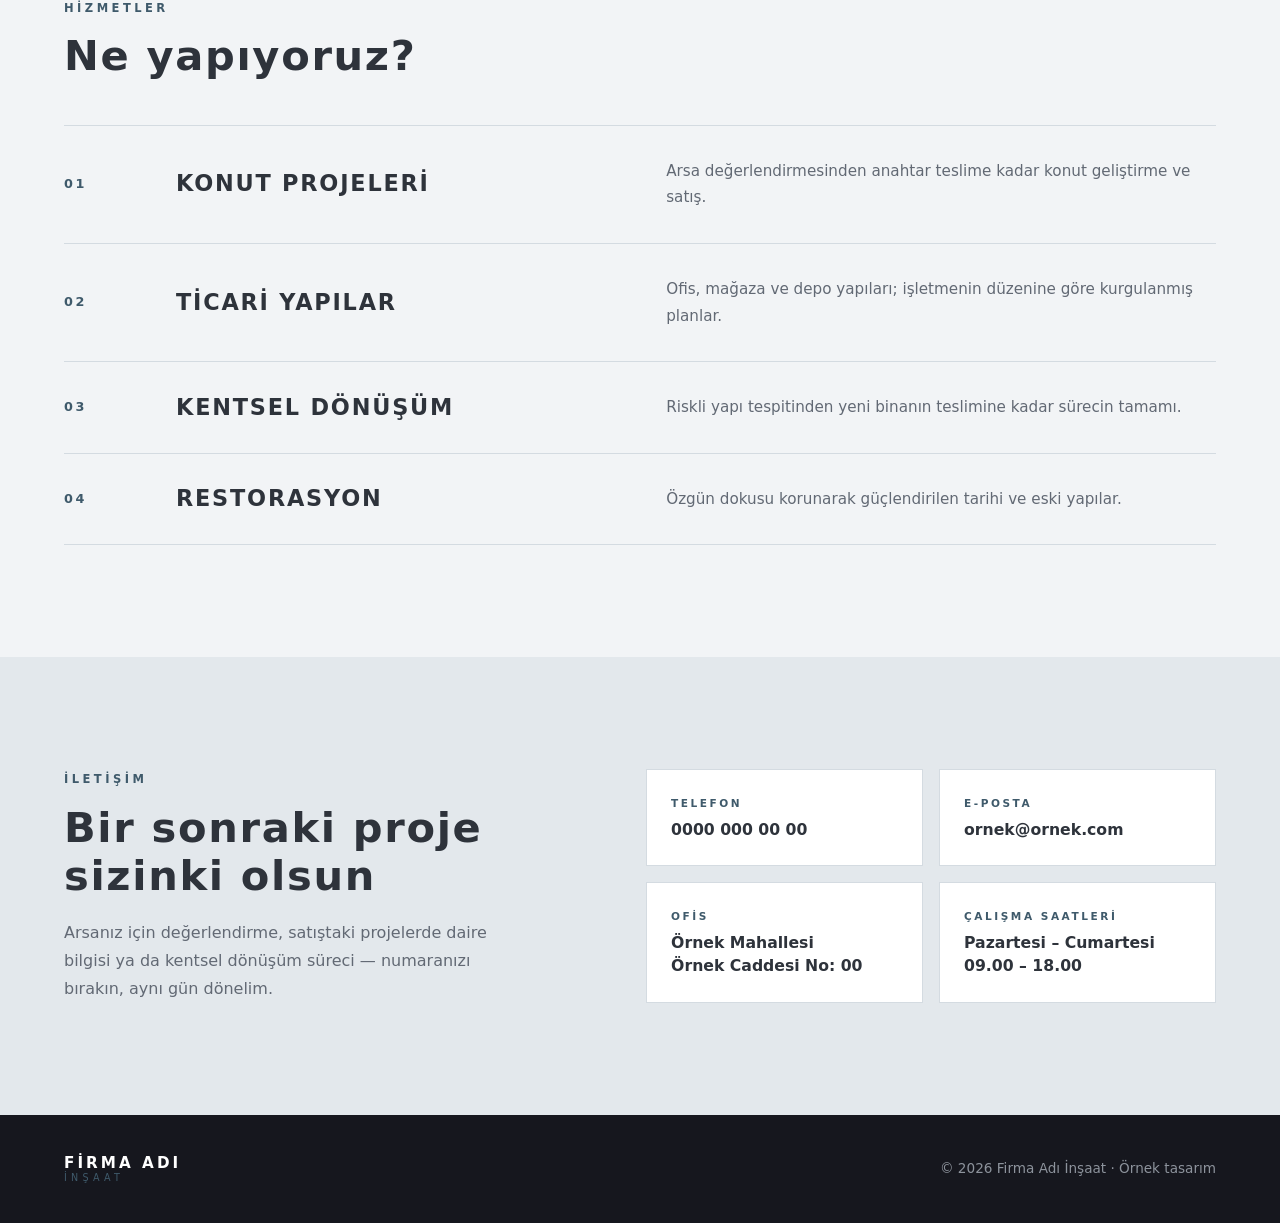
<file: 03-vitrin/index.html>
<!doctype html>
<html lang="tr">
  <head>
    <meta charset="utf-8" />
    <meta name="viewport" content="width=device-width, initial-scale=1" />
    <title>Firma Adı İnşaat — Projeler</title>
    <meta
      name="description"
      content="Firma Adı İnşaat projeleri: Proje Adı 01, Proje Adı 02, Proje Adı 03, Proje Adı 04, Proje Adı 05."
    />
    <link rel="stylesheet" href="style.css" />
  </head>
  <body>
    <header class="ust" id="ust">
      <div class="ust-ic">
        <a href="#ust" class="marka" aria-label="Firma Adı İnşaat ana sayfa">
          <svg class="amblem" viewBox="0 0 48 48" aria-hidden="true">
            <path d="M24 2 46 24 24 46 2 24Z" />
            <path d="M24 15 33 24 24 33 15 24Z" class="amblem-ic" />
          </svg>
          <span class="marka-ad">FİRMA ADI<i>İNŞAAT</i></span>
        </a>

        <nav class="menu" aria-label="Ana menü">
          <a href="#projeler">Projeler</a>
          <a href="#hakkimizda">Hakkımızda</a>
          <a href="#hizmetler">Hizmetler</a>
          <a href="#iletisim">İletişim</a>
        </nav>

        <a href="tel:+900000000000" class="ust-telefon">
          <svg viewBox="0 0 24 24" aria-hidden="true"><path d="M22 16.9v3a2 2 0 0 1-2.2 2 19.8 19.8 0 0 1-8.6-3.1 19.5 19.5 0 0 1-6-6A19.8 19.8 0 0 1 2.1 4.2 2 2 0 0 1 4.1 2h3a2 2 0 0 1 2 1.7c.1.9.4 1.8.7 2.7a2 2 0 0 1-.5 2.1L8.1 9.9a16 16 0 0 0 6 6l1.4-1.2a2 2 0 0 1 2.1-.5c.9.3 1.8.6 2.7.7a2 2 0 0 1 1.7 2z"/></svg>
          <span>0000 000 00 00</span>
        </a>

        <button class="menu-ac" type="button" aria-label="Menüyü aç" aria-expanded="false">
          <span></span><span></span><span></span>
        </button>
      </div>
    </header>

    <main>
      <!-- Vitrin: tam ekran proje gösterimi -->
      <section class="vitrin" aria-roledescription="carousel" aria-label="Öne çıkan projeler">
        <div class="vitrin-zemin" id="vitrinZemin" aria-hidden="true">
          <div class="doku"></div>
        </div>

        <div class="vitrin-ic">
          <div class="vitrin-yazi">
            <p class="vitrin-durum" id="vitrinDurum">Devam ediyor</p>
            <h1 id="vitrinAd">Proje Adı 01</h1>
            <p class="vitrin-alt" id="vitrinAlt">48 daire · 3+1 ve 4+1 bahçe dubleksleri</p>
            <a href="#projeler" class="dugme dugme-beyaz">Projeyi incele</a>
          </div>

          <div class="vitrin-alt-serit">
            <div class="vitrin-sayac">
              <strong id="vitrinNo">01</strong><span>/ 05</span>
            </div>

            <div class="vitrin-noktalar" id="vitrinNoktalar" role="tablist" aria-label="Proje seç"></div>

            <div class="vitrin-oklar">
              <button type="button" id="geri" aria-label="Önceki proje">
                <svg viewBox="0 0 24 24" aria-hidden="true"><path d="M15 18 9 12l6-6" /></svg>
              </button>
              <button type="button" id="ileri" aria-label="Sonraki proje">
                <svg viewBox="0 0 24 24" aria-hidden="true"><path d="m9 6 6 6-6 6" /></svg>
              </button>
            </div>
          </div>
        </div>
      </section>

      <!-- Sayı şeridi -->
      <section class="serit" aria-label="Rakamlar">
        <div class="kapsayici serit-ic">
          <div><strong>30</strong><span>yıllık deneyim</span></div>
          <div><strong>1.500+</strong><span>tamamlanmış konut</span></div>
          <div><strong>5</strong><span>devam eden proje</span></div>
          <div><strong>24</strong><span>teslim edilen site</span></div>
        </div>
      </section>

      <!-- Tüm projeler -->
      <section class="bolum" id="projeler">
        <div class="kapsayici">
          <header class="bolum-ust">
            <div>
              <p class="bolum-etiket">Portföy</p>
              <h2>Tüm projeler</h2>
            </div>
            <div class="suzgec" role="group" aria-label="Projeleri süz">
              <button type="button" class="suzgec-dugme etkin" data-sz="hepsi">Hepsi</button>
              <button type="button" class="suzgec-dugme" data-sz="devam">Devam eden</button>
              <button type="button" class="suzgec-dugme" data-sz="tamam">Tamamlanan</button>
            </div>
          </header>

          <div class="kart-izgara" id="kartIzgara">
            <article class="kart kart-genis" data-durum="devam">
              <div class="kart-gorsel t1" aria-hidden="true"></div>
              <div class="kart-yazi">
                <p class="kart-durum devam">Devam ediyor</p>
                <h3>Proje Adı 01</h3>
                <p>48 daire · 2027 teslim</p>
              </div>
            </article>

            <article class="kart" data-durum="devam">
              <div class="kart-gorsel t2" aria-hidden="true"></div>
              <div class="kart-yazi">
                <p class="kart-durum devam">Devam ediyor</p>
                <h3>Proje Adı 02</h3>
                <p>320 daire · 2028 teslim</p>
              </div>
            </article>

            <article class="kart" data-durum="tamam">
              <div class="kart-gorsel t3" aria-hidden="true"></div>
              <div class="kart-yazi">
                <p class="kart-durum">Tamamlandı</p>
                <h3>Proje Adı 03</h3>
                <p>24 villa · 2023</p>
              </div>
            </article>

            <article class="kart" data-durum="tamam">
              <div class="kart-gorsel t4" aria-hidden="true"></div>
              <div class="kart-yazi">
                <p class="kart-durum">Tamamlandı</p>
                <h3>Proje Adı 04</h3>
                <p>96 daire · 2021</p>
              </div>
            </article>

            <article class="kart kart-genis" data-durum="tamam">
              <div class="kart-gorsel t5" aria-hidden="true"></div>
              <div class="kart-yazi">
                <p class="kart-durum">Tamamlandı</p>
                <h3>Proje Adı 05</h3>
                <p>18 daire · şehir merkezi · 2019</p>
              </div>
            </article>
          </div>
        </div>
      </section>

      <!-- Hakkımızda -->
      <section class="bolum bolum-koyu" id="hakkimizda">
        <div class="kapsayici hakkinda">
          <div class="hakkinda-sol">
            <p class="bolum-etiket acik">Hakkımızda</p>
            <h2>Kısaca<br />firmamız</h2>
          </div>
          <div class="hakkinda-sag">
            <p class="buyuk-metin">
              bu alanda firmanın kuruluş hikâyesi yer alır. Metin örnektir,
              firmanın kendi anlatımıyla değiştirilir.
            </p>
            <p>
              Zemini kendimiz etüt ediyor, malzemeyi kendimiz seçiyor, şantiyeyi kendi ekibimizle
              yönetiyoruz. Teslim ettiğimiz her yapının arkasında, teslimden yıllar sonra da
              duruyoruz.
            </p>
            <div class="imza">
              <span class="imza-cizgi" aria-hidden="true"></span>
              <p>Yönetim Kurulu</p>
            </div>
          </div>
        </div>
      </section>

      <!-- Hizmetler -->
      <section class="bolum" id="hizmetler">
        <div class="kapsayici">
          <header class="bolum-ust">
            <div>
              <p class="bolum-etiket">Hizmetler</p>
              <h2>Ne yapıyoruz?</h2>
            </div>
          </header>

          <ul class="hizmet-liste">
            <li>
              <span class="hizmet-no">01</span>
              <h3>Konut projeleri</h3>
              <p>Arsa değerlendirmesinden anahtar teslime kadar konut geliştirme ve satış.</p>
            </li>
            <li>
              <span class="hizmet-no">02</span>
              <h3>Ticari yapılar</h3>
              <p>Ofis, mağaza ve depo yapıları; işletmenin düzenine göre kurgulanmış planlar.</p>
            </li>
            <li>
              <span class="hizmet-no">03</span>
              <h3>Kentsel dönüşüm</h3>
              <p>Riskli yapı tespitinden yeni binanın teslimine kadar sürecin tamamı.</p>
            </li>
            <li>
              <span class="hizmet-no">04</span>
              <h3>Restorasyon</h3>
              <p>Özgün dokusu korunarak güçlendirilen tarihi ve eski yapılar.</p>
            </li>
          </ul>
        </div>
      </section>

      <!-- İletişim -->
      <section class="iletisim" id="iletisim">
        <div class="kapsayici iletisim-ic">
          <div>
            <p class="bolum-etiket acik">İletişim</p>
            <h2>Bir sonraki proje<br />sizinki olsun</h2>
            <p class="iletisim-metin">
              Arsanız için değerlendirme, satıştaki projelerde daire bilgisi ya da kentsel dönüşüm
              süreci — numaranızı bırakın, aynı gün dönelim.
            </p>
          </div>

          <div class="iletisim-kutular">
            <a class="kutu" href="tel:+900000000000">
              <span class="kutu-etiket">Telefon</span>
              <strong>0000 000 00 00</strong>
            </a>
            <a class="kutu" href="mailto:ornek@ornek.com">
              <span class="kutu-etiket">E-posta</span>
              <strong>ornek@ornek.com</strong>
            </a>
            <div class="kutu">
              <span class="kutu-etiket">Ofis</span>
              <strong>Örnek Mahallesi<br />Örnek Caddesi No: 00</strong>
            </div>
            <div class="kutu">
              <span class="kutu-etiket">Çalışma saatleri</span>
              <strong>Pazartesi – Cumartesi<br />09.00 – 18.00</strong>
            </div>
          </div>
        </div>
      </section>
    </main>

    <footer class="alt">
      <div class="kapsayici alt-ic">
        <span class="marka-ad alt-marka">FİRMA ADI<i>İNŞAAT</i></span>
        <p>© <span id="yil">2026</span> Firma Adı İnşaat · Örnek tasarım</p>
      </div>
    </footer>

    <script>
      document.getElementById('yil').textContent = new Date().getFullYear();

      /* ---------- Menü ---------- */
      const acDugmesi = document.querySelector('.menu-ac');
      const menu = document.querySelector('.menu');
      acDugmesi.addEventListener('click', () => {
        const acik = menu.classList.toggle('acik');
        acDugmesi.setAttribute('aria-expanded', String(acik));
      });
      menu.addEventListener('click', (e) => {
        if (e.target.tagName === 'A') {
          menu.classList.remove('acik');
          acDugmesi.setAttribute('aria-expanded', 'false');
        }
      });

      const ust = document.querySelector('.ust');
      const kontrol = () => ust.classList.toggle('kaydirildi', window.scrollY > 40);
      kontrol();
      addEventListener('scroll', kontrol, { passive: true });

      /* ---------- Vitrin ---------- */
      const projeler = [
        { ad: 'Proje Adı 01', alt: '48 daire · 3+1 ve 4+1 bahçe dubleksleri', durum: 'Devam ediyor', tema: 'tema-1' },
        { ad: 'Proje Adı 02', alt: '320 daire · yedi bloklu karma yaşam projesi', durum: 'Devam ediyor', tema: 'tema-2' },
        { ad: 'Proje Adı 03', alt: '24 villa · müstakil konak yerleşkesi', durum: 'Tamamlandı', tema: 'tema-3' },
        { ad: 'Proje Adı 04', alt: '96 daire · peyzaj ağırlıklı site yerleşimi', durum: 'Tamamlandı', tema: 'tema-4' },
        { ad: 'Proje Adı 05', alt: '18 daire · şehir merkezinde butik apartman', durum: 'Tamamlandı', tema: 'tema-5' },
      ];

      const zemin = document.getElementById('vitrinZemin');
      const adEl = document.getElementById('vitrinAd');
      const altEl = document.getElementById('vitrinAlt');
      const durumEl = document.getElementById('vitrinDurum');
      const noEl = document.getElementById('vitrinNo');
      const noktalar = document.getElementById('vitrinNoktalar');
      let sira = 0;
      let zamanlayici;

      projeler.forEach((p, i) => {
        const d = document.createElement('button');
        d.type = 'button';
        d.role = 'tab';
        d.setAttribute('aria-label', p.ad);
        d.addEventListener('click', () => {
          goster(i);
          baslat();
        });
        noktalar.append(d);
      });

      function goster(i) {
        sira = (i + projeler.length) % projeler.length;
        const p = projeler[sira];
        zemin.className = 'vitrin-zemin ' + p.tema;
        adEl.textContent = p.ad;
        altEl.textContent = p.alt;
        durumEl.textContent = p.durum;
        durumEl.classList.toggle('tamamlandi', p.durum === 'Tamamlandı');
        noEl.textContent = String(sira + 1).padStart(2, '0');
        [...noktalar.children].forEach((d, k) => {
          d.classList.toggle('etkin', k === sira);
          d.setAttribute('aria-selected', String(k === sira));
        });
        // yazıyı her geçişte yeniden belirt
        const yazi = document.querySelector('.vitrin-yazi');
        yazi.classList.remove('gir');
        void yazi.offsetWidth;
        yazi.classList.add('gir');
      }

      const durgun = matchMedia('(prefers-reduced-motion: reduce)').matches;
      function baslat() {
        clearInterval(zamanlayici);
        if (!durgun) zamanlayici = setInterval(() => goster(sira + 1), 6000);
      }

      document.getElementById('ileri').addEventListener('click', () => {
        goster(sira + 1);
        baslat();
      });
      document.getElementById('geri').addEventListener('click', () => {
        goster(sira - 1);
        baslat();
      });

      goster(0);
      baslat();

      /* ---------- Proje süzgeci ---------- */
      const izgara = document.getElementById('kartIzgara');
      document.querySelectorAll('.suzgec-dugme').forEach((dugme) => {
        dugme.addEventListener('click', () => {
          document.querySelectorAll('.suzgec-dugme').forEach((d) => d.classList.remove('etkin'));
          dugme.classList.add('etkin');
          const sz = dugme.dataset.sz;
          izgara.querySelectorAll('.kart').forEach((k) => {
            k.hidden = sz !== 'hepsi' && k.dataset.durum !== sz;
          });
        });
      });

      /* ---------- Belirme ---------- */
      const gozlemci = new IntersectionObserver(
        (girdiler) => girdiler.forEach((g) => g.isIntersecting && g.target.classList.add('gorundu')),
        { rootMargin: '0px 0px -10% 0px' },
      );
      document.querySelectorAll('.bolum, .serit, .iletisim').forEach((el) => gozlemci.observe(el));
    </script>
  </body>
</html>
</file>
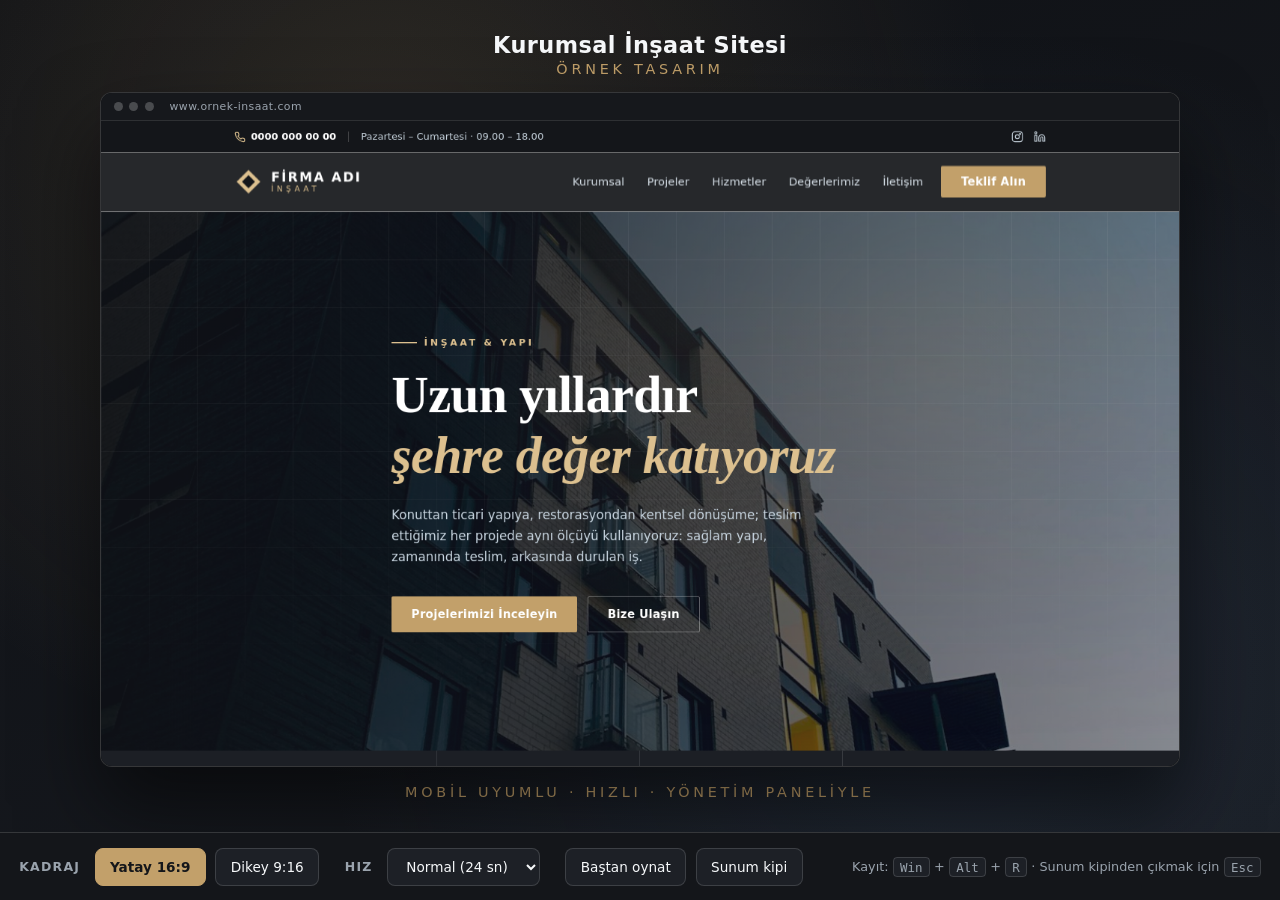
<file: tanitim/index.html>
<!doctype html>
<html lang="tr">
  <head>
    <meta charset="utf-8" />
    <meta name="viewport" content="width=device-width, initial-scale=1" />
    <title>Tanıtım — Kurumsal Tasarım</title>
    <style>
      /* ============================================================
         Tanıtım sahnesi: tasarımı bir cihaz çerçevesinin içinde
         kendi kendine kaydırır. Ekran kaydı alınarak videoya çevrilir.
         Kontroller kayda girmesin diye sahnenin dışında durur ve
         "Sunum" kipinde gizlenir.
         ============================================================ */
      :root {
        --ink: #14161a;
        --ink2: #1d2026;
        --line: rgb(255 255 255 / 0.14);
        --head: #f6f8fa;
        --muted: #9aa3ad;
        --altin: #c2a06a;
      }
      * {
        box-sizing: border-box;
      }
      html,
      body {
        height: 100%;
      }
      body {
        margin: 0;
        background: #0c0d10;
        color: var(--head);
        font-family: "Segoe UI", system-ui, -apple-system, Roboto, Arial, sans-serif;
        display: grid;
        grid-template-rows: 1fr auto;
        overflow: hidden;
      }

      /* ---------- Sahne: kaydedilecek alan ---------- */
      .sahne {
        display: grid;
        place-items: center;
        padding: 2rem;
        background:
          radial-gradient(circle at 30% 20%, rgb(194 160 106 / 0.16), transparent 55%),
          radial-gradient(circle at 75% 80%, rgb(80 110 150 / 0.18), transparent 55%),
          linear-gradient(160deg, #0f1115, #171a20);
        overflow: hidden;
      }

      /* Üç satır: başlık / cihaz / alt yazı. Yazılar ekrana binmesin diye
         mutlak konum yerine ızgara kullanılır. */
      .kadraj {
        position: relative;
        display: grid;
        grid-template-rows: auto minmax(0, 1fr) auto;
        justify-items: center;
        align-items: center;
        gap: 0.9rem;
        transition: width 0.3s, height 0.3s;
      }
      /* Kadraj, pencereye göre değil sahnenin kendi kutusuna göre ölçülür;
         böylece kontrol çubuğu ne kadar yer kaplarsa kaplasın taşma olmaz.
         Yatayda sahneyi doldurur (kayıt ekranın kendi oranını alır),
         dikeyde 9:16 oranında daralır. */
      body[data-oran="yatay"] .kadraj {
        width: 100%;
        height: 100%;
      }
      body[data-oran="dikey"] .kadraj {
        height: 100%;
        width: auto;
        max-width: 100%;
        aspect-ratio: 9 / 16;
      }

      /* ---------- Cihaz çerçeveleri ---------- */
      .cihaz {
        position: relative;
        background: #0a0b0d;
        border: 1px solid rgb(255 255 255 / 0.18);
        overflow: hidden;
      }
      /* Dizüstü: üstte ince çubuk, altında ekran.
         Genişlik, üst ve alt yazılara yer kalacak şekilde sınırlı tutulur. */
      body[data-oran="yatay"] .cihaz {
        height: 100%;
        width: auto;
        max-width: 100%;
        aspect-ratio: 16 / 10;
        border-radius: 12px;
        box-shadow: 0 40px 80px rgb(0 0 0 / 0.55);
      }
      /* Telefon: yuvarlak köşeler, çentik */
      body[data-oran="dikey"] .cihaz {
        height: 100%;
        width: auto;
        max-width: 100%;
        aspect-ratio: 9 / 18;
        border-radius: 38px;
        border-width: 8px;
        box-shadow: 0 30px 70px rgb(0 0 0 / 0.55);
      }

      .cubuk {
        display: flex;
        align-items: center;
        gap: 0.4rem;
        height: 28px;
        padding: 0 0.8rem;
        background: #16181c;
        border-bottom: 1px solid rgb(255 255 255 / 0.1);
      }
      .cubuk i {
        width: 9px;
        height: 9px;
        border-radius: 50%;
        background: rgb(255 255 255 / 0.22);
      }
      .cubuk span {
        margin-left: 0.6rem;
        font-size: 0.68rem;
        color: var(--muted);
        letter-spacing: 0.04em;
      }
      body[data-oran="dikey"] .cubuk {
        display: none;
      }
      body[data-oran="dikey"] .centik {
        position: absolute;
        top: 0;
        left: 50%;
        translate: -50% 0;
        width: 36%;
        height: 22px;
        background: #0a0b0d;
        border-radius: 0 0 14px 14px;
        z-index: 3;
      }
      body[data-oran="yatay"] .centik {
        display: none;
      }

      .ekran {
        position: relative;
        width: 100%;
        height: calc(100% - 28px);
        overflow: hidden;
        background: #14161a;
      }
      body[data-oran="dikey"] .ekran {
        height: 100%;
      }

      /* Siteyi taşıyan çerçeve: tam sayfa boyunda, yukarı doğru kaydırılır */
      iframe {
        position: absolute;
        top: 0;
        left: 0;
        border: 0;
        transform-origin: top left;
        will-change: transform;
      }

      /* ---------- Başlık ve alt yazı (kayda girer) ---------- */
      .yazi {
        text-align: center;
        pointer-events: none;
        transition: opacity 0.6s;
      }
      .yazi-ust {
        order: -1;
      }
      .yazi strong {
        display: block;
        font-size: clamp(0.95rem, 1.8vw, 1.4rem);
        font-weight: 700;
        letter-spacing: 0.02em;
      }
      .yazi span {
        display: block;
        margin-top: 0.2rem;
        font-size: clamp(0.72rem, 1.2vw, 0.9rem);
        letter-spacing: 0.26em;
        text-transform: uppercase;
        color: var(--altin);
      }
      body.sunum .yazi {
        opacity: 1;
      }

      /* ---------- Kontroller (kayda girmez) ---------- */
      .kontrol {
        display: flex;
        flex-wrap: wrap;
        align-items: center;
        gap: 0.6rem;
        padding: 0.9rem 1.2rem;
        background: var(--ink);
        border-top: 1px solid var(--line);
      }
      body.sunum .kontrol {
        display: none;
      }
      .kontrol b {
        margin-right: 0.3rem;
        font-size: 0.78rem;
        font-weight: 700;
        letter-spacing: 0.1em;
        text-transform: uppercase;
        color: var(--muted);
      }
      button,
      select {
        min-height: 38px;
        padding: 0 0.9rem;
        background: var(--ink2);
        border: 1px solid var(--line);
        border-radius: 8px;
        color: var(--head);
        font: inherit;
        font-size: 0.85rem;
        cursor: pointer;
      }
      button:hover,
      select:hover {
        border-color: rgb(255 255 255 / 0.3);
      }
      button.etkin {
        background: var(--altin);
        border-color: var(--altin);
        color: #14161a;
        font-weight: 700;
      }
      .ipucu {
        margin-left: auto;
        font-size: 0.8rem;
        color: var(--muted);
      }
      kbd {
        padding: 0.1rem 0.4rem;
        background: var(--ink2);
        border: 1px solid var(--line);
        border-radius: 4px;
        font-size: 0.78rem;
      }
    </style>
  </head>
  <body data-oran="yatay">
    <div class="sahne">
      <div class="kadraj">
        <div class="yazi yazi-ust">
          <strong>Kurumsal İnşaat Sitesi</strong>
          <span>Örnek Tasarım</span>
        </div>
        <div class="cihaz">
          <div class="centik" aria-hidden="true"></div>
          <div class="cubuk" aria-hidden="true">
            <i></i><i></i><i></i>
            <span>www.ornek-insaat.com</span>
          </div>
          <div class="ekran">
            <!-- scrolling="no" verilmez: programatik kaydırmayı da engelliyor.
                 Kaydırma çubuğu yüklenince betikle gizlenir. -->
            <iframe id="site" src="../01-kurumsal/" title="Tasarım önizlemesi"></iframe>
          </div>
        </div>

        <div class="yazi yazi-alt">
          <span>Mobil uyumlu · Hızlı · Yönetim paneliyle</span>
        </div>
      </div>
    </div>

    <div class="kontrol">
      <b>Kadraj</b>
      <button id="yatay" class="etkin">Yatay 16:9</button>
      <button id="dikey">Dikey 9:16</button>

      <b style="margin-left: 1rem">Hız</b>
      <select id="hiz">
        <option value="34">Yavaş (34 sn)</option>
        <option value="24" selected>Normal (24 sn)</option>
        <option value="16">Hızlı (16 sn)</option>
      </select>

      <button id="oynat" style="margin-left: 1rem">Baştan oynat</button>
      <button id="sunum">Sunum kipi</button>

      <span class="ipucu">
        Kayıt: <kbd>Win</kbd> + <kbd>Alt</kbd> + <kbd>R</kbd> · Sunum kipinden çıkmak için <kbd>Esc</kbd>
      </span>
    </div>

    <script>
      const site = document.getElementById('site');
      const ekran = document.querySelector('.ekran');
      let sure = 24000;
      let animasyon;

      /*
       * Siteyi cihaz ekranına oturtur: iframe cihaz kadar, içerik gerçek kaydırmayla sürülür.
       * (Dev bir iframe'i ölçekleyip taşımak tarayıcıda çizim bozulmasına yol açıyordu.)
       */
      /** Çerçeve içindeki kaydırma çubuğunu gizler (kayda girmesin). */
      function cubuguGizle(belge) {
        if (belge.getElementById('tanitim-stil')) return;
        const stil = belge.createElement('style');
        stil.id = 'tanitim-stil';
        stil.textContent =
          'html{scrollbar-width:none!important}html::-webkit-scrollbar{display:none!important}';
        belge.head.append(stil);
      }

      function olcekle() {
        const belge = site.contentDocument;
        if (!belge || !ekran.clientWidth) return 0;
        cubuguGizle(belge);

        // Masaüstü kadrajda geniş, telefon kadrajında dar görünüm
        const dikey = document.body.dataset.oran === 'dikey';
        const genislik = dikey ? 420 : 1440;
        const oran = ekran.clientWidth / genislik;

        site.style.width = genislik + 'px';
        site.style.height = Math.round(ekran.clientHeight / oran) + 'px';
        site.style.transform = 'scale(' + oran + ')';

        const boy = Math.max(belge.body.scrollHeight, belge.documentElement.scrollHeight);
        return Math.max(0, boy - site.clientHeight);
      }

      function oynat() {
        cancelAnimationFrame(animasyon);
        const mesafe = olcekle();
        const pencere = site.contentWindow;
        if (!mesafe || !pencere) return;

        pencere.scrollTo(0, 0);
        const bekle = 1200; // başta bir an duraklasın
        const basla = performance.now();

        function adim(simdi) {
          const gecen = simdi - basla - bekle;
          const ilerleme = gecen <= 0 ? 0 : Math.min(1, gecen / sure);
          // Başta ve sonda yumuşasın
          const yumusak =
            ilerleme < 0.5 ? 2 * ilerleme * ilerleme : 1 - Math.pow(-2 * ilerleme + 2, 2) / 2;
          pencere.scrollTo(0, mesafe * yumusak);

          if (ilerleme < 1) {
            animasyon = requestAnimationFrame(adim);
          } else {
            setTimeout(oynat, 1600); // döngü
          }
        }
        animasyon = requestAnimationFrame(adim);
      }

      site.addEventListener('load', () => setTimeout(oynat, 400));
      addEventListener('resize', () => oynat());

      document.getElementById('yatay').addEventListener('click', (e) => {
        document.body.dataset.oran = 'yatay';
        document.querySelectorAll('.kontrol button').forEach((b) => b.classList.remove('etkin'));
        e.target.classList.add('etkin');
        setTimeout(oynat, 350);
      });
      document.getElementById('dikey').addEventListener('click', (e) => {
        document.body.dataset.oran = 'dikey';
        document.querySelectorAll('.kontrol button').forEach((b) => b.classList.remove('etkin'));
        e.target.classList.add('etkin');
        setTimeout(oynat, 350);
      });
      document.getElementById('hiz').addEventListener('change', (e) => {
        sure = Number(e.target.value) * 1000;
        oynat();
      });
      document.getElementById('oynat').addEventListener('click', () => oynat());
      document.getElementById('sunum').addEventListener('click', () => {
        document.body.classList.add('sunum');
        document.documentElement.requestFullscreen?.();
        setTimeout(oynat, 400);
      });
      addEventListener('keydown', (e) => {
        if (e.key === 'Escape') {
          document.body.classList.remove('sunum');
          setTimeout(oynat, 300);
        }
      });
      document.addEventListener('fullscreenchange', () => {
        if (!document.fullscreenElement) document.body.classList.remove('sunum');
        setTimeout(oynat, 300);
      });
    </script>
  </body>
</html>
</file>
<file: 01-kurumsal/style.css>
/* ============================================================
   Firma Adı İnşaat — "Kurumsal" örnek tasarım
   Koyu lacivert zemin, petrol mavisi marka rengi, serif başlıklar.
   Marka rengi Instagram logosundan ölçüldü: #0e5e92
   Dışarıdan dosya çekilmez; internet olmadan da açılır.
   ============================================================ */

:root {
  --altin: #c2a06a;
  --altin-acik: #dcc08f;
  --altin-koyu: #a07f4c;
  --gece: #14161a;
  --gece-2: #1c1f25;
  --kagit: #ffffff;
  --kagit-2: #f4f7f9;
  --metin: #2b3845;
  --metin-soluk: #65727f;
  --cizgi: #e2e8ed;
  --cizgi-koyu: rgb(255 255 255 / 0.12);

  --kenar: clamp(1.25rem, 4vw, 3rem);
  --govde: 1180px;
}

* {
  box-sizing: border-box;
}

html {
  scroll-behavior: smooth;
  scroll-padding-top: 90px;
}

body {
  margin: 0;
  background: var(--kagit);
  color: var(--metin);
  font-family: "Segoe UI", system-ui, -apple-system, Roboto, Arial, sans-serif;
  font-size: 16px;
  line-height: 1.65;
  -webkit-font-smoothing: antialiased;
}

h1,
h2,
h3 {
  font-family: Georgia, "Times New Roman", serif;
  font-weight: 600;
  line-height: 1.18;
  margin: 0;
  letter-spacing: -0.01em;
}

p {
  margin: 0;
}

a {
  color: inherit;
}

img,
svg {
  display: block;
  max-width: 100%;
}

.kapsayici {
  width: 100%;
  max-width: var(--govde);
  margin-inline: auto;
  padding-inline: var(--kenar);
}

/* ---------- Düğmeler ---------- */

.dugme {
  display: inline-flex;
  align-items: center;
  justify-content: center;
  gap: 0.5rem;
  min-height: 48px;
  padding: 0 1.6rem;
  border: 1px solid transparent;
  border-radius: 2px;
  font-size: 0.94rem;
  font-weight: 600;
  letter-spacing: 0.02em;
  text-decoration: none;
  cursor: pointer;
  transition: background-color 0.2s, color 0.2s, border-color 0.2s;
}

.dugme-birincil {
  background: var(--altin);
  color: #fff;
}
.dugme-birincil:hover {
  background: var(--altin-koyu);
}

.dugme-hayalet {
  border-color: rgb(255 255 255 / 0.35);
  color: #fff;
}
.dugme-hayalet:hover {
  background: rgb(255 255 255 / 0.1);
  border-color: #fff;
}

.dugme-tam {
  width: 100%;
}

/* ---------- Üst şerit ---------- */

.ust-serit {
  background: var(--gece);
  color: #c6d2dc;
  font-size: 0.82rem;
}

.ust-serit-ic {
  display: flex;
  align-items: center;
  gap: 1rem;
  min-height: 42px;
}

.ust-baglanti {
  display: inline-flex;
  align-items: center;
  gap: 0.45rem;
  text-decoration: none;
  font-weight: 600;
  color: #fff;
}
.ust-baglanti svg {
  width: 15px;
  height: 15px;
  fill: none;
  stroke: var(--altin-acik);
  stroke-width: 2;
  stroke-linecap: round;
  stroke-linejoin: round;
}

.ust-ayrac {
  width: 1px;
  height: 14px;
  background: rgb(255 255 255 / 0.2);
}

.ust-metin {
  display: none;
}

.ust-sosyal {
  margin-left: auto;
  display: flex;
  gap: 0.9rem;
}
.ust-sosyal svg {
  width: 16px;
  height: 16px;
  fill: none;
  stroke: currentColor;
  stroke-width: 1.8;
}
.ust-sosyal a:hover {
  color: #fff;
}

@media (min-width: 720px) {
  .ust-metin {
    display: block;
  }
}

/* ---------- Başlık ---------- */

.baslik {
  position: sticky;
  top: 0;
  z-index: 50;
  background: rgb(20 22 26 / 0.92);
  backdrop-filter: blur(6px);
  border-bottom: 1px solid transparent;
  transition: background-color 0.25s, border-color 0.25s;
}

.baslik.kaydirildi {
  background: var(--gece);
  border-bottom-color: var(--cizgi-koyu);
}

.baslik-ic {
  display: flex;
  align-items: center;
  gap: 1.5rem;
  min-height: 78px;
}

.marka {
  display: inline-flex;
  align-items: center;
  gap: 0.7rem;
  text-decoration: none;
  color: #fff;
}

.marka-amblem {
  width: 38px;
  height: 38px;
  flex: none;
  fill: var(--altin-acik);
}
.marka-amblem .amblem-ic {
  fill: var(--gece);
}

.marka-yazi {
  display: flex;
  flex-direction: column;
  line-height: 1.05;
}
.marka-yazi strong {
  font-size: 1.08rem;
  font-weight: 700;
  letter-spacing: 0.12em;
}
.marka-yazi small {
  font-size: 0.66rem;
  letter-spacing: 0.42em;
  color: var(--altin-acik);
}

.menu {
  display: none;
  margin-left: auto;
  gap: 1.9rem;
}
.menu a {
  position: relative;
  padding: 0.4rem 0;
  font-size: 0.93rem;
  font-weight: 500;
  color: #d4dde5;
  text-decoration: none;
  transition: color 0.2s;
}
.menu a::after {
  content: "";
  position: absolute;
  left: 0;
  bottom: 0;
  width: 0;
  height: 2px;
  background: var(--altin-acik);
  transition: width 0.25s;
}
.menu a:hover {
  color: #fff;
}
.menu a:hover::after {
  width: 100%;
}

.baslik-dugme {
  display: none;
  min-height: 42px;
}

.menu-ac {
  margin-left: auto;
  display: grid;
  gap: 5px;
  width: 44px;
  height: 44px;
  place-content: center;
  padding: 0;
  background: none;
  border: 1px solid var(--cizgi-koyu);
  border-radius: 2px;
  cursor: pointer;
}
.menu-ac span {
  display: block;
  width: 20px;
  height: 2px;
  background: #fff;
}

@media (min-width: 1024px) {
  .menu {
    display: flex;
  }
  .baslik-dugme {
    display: inline-flex;
  }
  .menu-ac {
    display: none;
  }
}

/* Dar ekran menüsü */
@media (max-width: 1023px) {
  .menu.acik {
    display: flex;
    position: absolute;
    left: 0;
    right: 0;
    top: 100%;
    flex-direction: column;
    gap: 0;
    padding: 0.5rem var(--kenar) 1.2rem;
    background: var(--gece);
    border-bottom: 1px solid var(--cizgi-koyu);
  }
  .menu.acik a {
    padding: 0.85rem 0;
    border-bottom: 1px solid var(--cizgi-koyu);
  }
}

/* ---------- Kahraman alan ---------- */

.kahraman {
  position: relative;
  display: grid;
  align-items: center;
  min-height: min(84vh, 720px);
  padding: 5rem 0;
  background-image: linear-gradient(100deg, rgb(16 18 21 / 0.92) 0%, rgb(16 18 21 / 0.68) 55%, rgb(16 18 21 / 0.45) 100%),
    url("../gorseller/hero-2.jpg");
  background-size: cover;
  background-position: center;
  color: #fff;
  overflow: hidden;
}

/* Teknik çizim dokusu: fotoğraf yerine geçen ızgara */
.kahraman-doku {
  position: absolute;
  inset: 0;
  background-image: linear-gradient(rgb(255 255 255 / 0.05) 1px, transparent 1px),
    linear-gradient(90deg, rgb(255 255 255 / 0.05) 1px, transparent 1px),
    radial-gradient(circle at 78% 30%, rgb(194 160 106 / 0.18), transparent 55%);
  background-size: 64px 64px, 64px 64px, 100% 100%;
  mask-image: linear-gradient(180deg, #000 20%, transparent 100%);
}

.kahraman-ic {
  position: relative;
  max-width: 760px;
}

.etiket {
  display: inline-flex;
  align-items: center;
  gap: 0.6rem;
  margin-bottom: 1.2rem;
  font-size: 0.78rem;
  font-weight: 700;
  letter-spacing: 0.28em;
  text-transform: uppercase;
  color: var(--altin-acik);
}
.etiket::before {
  content: "";
  width: 34px;
  height: 2px;
  background: var(--altin-acik);
}

.kahraman h1 {
  font-size: clamp(2.4rem, 6.2vw, 4.3rem);
  color: #fff;
}
.kahraman h1 em {
  font-style: italic;
  color: var(--altin-acik);
}

.kahraman-metin {
  max-width: 54ch;
  margin-top: 1.6rem;
  font-size: 1.05rem;
  color: #c9d6e1;
}

.kahraman-dugmeler {
  display: flex;
  flex-wrap: wrap;
  gap: 0.85rem;
  margin-top: 2.4rem;
}

/* ---------- Sayılar ---------- */

.sayilar {
  background: var(--gece-2);
  color: #fff;
  opacity: 0;
  translate: 0 14px;
  transition: opacity 0.7s, translate 0.7s;
}
.sayilar.gorundu {
  opacity: 1;
  translate: 0;
}

.sayilar-izgara {
  display: grid;
  grid-template-columns: repeat(2, 1fr);
}
.sayi {
  padding: 2.2rem 1rem;
  text-align: center;
  border-top: 1px solid var(--cizgi-koyu);
  border-right: 1px solid var(--cizgi-koyu);
}
.sayi:nth-child(2n) {
  border-right: 0;
}
.sayi strong {
  display: block;
  font-family: Georgia, serif;
  font-size: clamp(2rem, 5vw, 2.9rem);
  color: #fff;
}
.sayi span {
  font-size: 0.86rem;
  color: #9fb0bf;
}

@media (min-width: 860px) {
  .sayilar-izgara {
    grid-template-columns: repeat(4, 1fr);
  }
  .sayi {
    border-top: 0;
  }
  .sayi:nth-child(2n) {
    border-right: 1px solid var(--cizgi-koyu);
  }
  .sayi:last-child {
    border-right: 0;
  }
}

/* ---------- Genel bölüm ---------- */

.bolum {
  padding: clamp(4rem, 9vw, 7rem) 0;
  opacity: 0;
  translate: 0 18px;
  transition: opacity 0.7s ease-out, translate 0.7s ease-out;
}
.bolum.gorundu {
  opacity: 1;
  translate: 0;
}

.bolum-koyu {
  background: var(--gece);
  color: #e3eaf0;
}
.bolum-koyu h2,
.bolum-koyu h3 {
  color: #fff;
}

.bolum-mavi {
  background: var(--altin);
  color: #e7f2fa;
}
.bolum-mavi h2,
.bolum-mavi h3 {
  color: #fff;
}

.bolum-etiket {
  margin-bottom: 0.9rem;
  font-size: 0.76rem;
  font-weight: 700;
  letter-spacing: 0.26em;
  text-transform: uppercase;
  color: var(--altin);
}
.bolum-koyu .bolum-etiket {
  color: var(--altin-acik);
}
.bolum-etiket-acik {
  color: #b6dcf5 !important;
}

.bolum h2 {
  font-size: clamp(1.8rem, 4vw, 2.75rem);
}

.bolum-ust {
  display: grid;
  gap: 1.5rem;
  margin-bottom: 3rem;
}
.bolum-aciklama {
  color: var(--metin-soluk);
  max-width: 46ch;
}
.bolum-koyu .bolum-aciklama {
  color: #9fb0bf;
}

@media (min-width: 900px) {
  .bolum-ust {
    grid-template-columns: 1.1fr 0.9fr;
    align-items: end;
    gap: 3rem;
  }
  .bolum-ust-tek {
    grid-template-columns: 1fr;
  }
}

/* ---------- Hakkımızda ---------- */

.ikili {
  display: grid;
  gap: 2rem;
}
.ikili-metin {
  display: grid;
  gap: 1.1rem;
  color: var(--metin-soluk);
}

.imza-liste {
  margin: 0.6rem 0 0;
  padding: 0;
  list-style: none;
  display: grid;
  gap: 0.75rem;
}
.imza-liste li {
  position: relative;
  padding-left: 1.9rem;
  color: var(--metin);
}
.imza-liste li::before {
  content: "";
  position: absolute;
  left: 0;
  top: 0.62em;
  width: 10px;
  height: 10px;
  background: var(--altin);
  rotate: 45deg;
}

@media (min-width: 900px) {
  .ikili {
    grid-template-columns: 0.9fr 1.1fr;
    gap: 4rem;
  }
}

/* ---------- Projeler ---------- */

.proje-izgara {
  display: grid;
  gap: 1.5rem;
  grid-template-columns: repeat(auto-fill, minmax(280px, 1fr));
}

.proje {
  display: flex;
  flex-direction: column;
  background: var(--gece-2);
  border: 1px solid var(--cizgi-koyu);
  overflow: hidden;
  transition: border-color 0.25s, translate 0.25s;
}
.proje:hover {
  border-color: var(--altin-acik);
  translate: 0 -4px;
}

/* Fotoğraf gelene kadar duran yer tutucu: her kart farklı tonda */
.proje-gorsel {
  position: relative;
  aspect-ratio: 4 / 3;
  display: grid;
  place-items: center;
  background-image: linear-gradient(rgb(255 255 255 / 0.05) 1px, transparent 1px),
    linear-gradient(90deg, rgb(255 255 255 / 0.05) 1px, transparent 1px);
  background-size: 28px 28px;
}
.proje-gorsel span {
  font-size: 0.72rem;
  letter-spacing: 0.22em;
  text-transform: uppercase;
  color: rgb(255 255 255 / 0.45);
}
.proje-gorsel-1 {
  background-image: linear-gradient(rgb(20 22 26 / 0.25), rgb(20 22 26 / 0.45)), url("../gorseller/proje-1.jpg");
  background-size: cover;
  background-position: center;
  background-color: #1b3a52;
}
.proje-gorsel-2 {
  background-image: linear-gradient(rgb(20 22 26 / 0.25), rgb(20 22 26 / 0.45)), url("../gorseller/proje-2.jpg");
  background-size: cover;
  background-position: center;
  background-color: #14304a;
}
.proje-gorsel-3 {
  background-image: linear-gradient(rgb(20 22 26 / 0.25), rgb(20 22 26 / 0.45)), url("../gorseller/proje-3.jpg");
  background-size: cover;
  background-position: center;
  background-color: #22445c;
}
.proje-gorsel-4 {
  background-image: linear-gradient(rgb(20 22 26 / 0.25), rgb(20 22 26 / 0.45)), url("../gorseller/proje-4.jpg");
  background-size: cover;
  background-position: center;
  background-color: #182f41;
}
.proje-gorsel-5 {
  background-image: linear-gradient(rgb(20 22 26 / 0.25), rgb(20 22 26 / 0.45)), url("../gorseller/proje-5.jpg");
  background-size: cover;
  background-position: center;
  background-color: #1f3d58;
}

.proje-govde {
  padding: 1.5rem;
}
.proje-govde h3 {
  margin-bottom: 0.4rem;
  font-size: 1.3rem;
}
.proje-govde p {
  font-size: 0.9rem;
  color: #9fb0bf;
}

.proje-durum {
  display: inline-block;
  margin-bottom: 0.8rem;
  padding: 0.2rem 0.6rem;
  border: 1px solid var(--cizgi-koyu);
  font-size: 0.7rem;
  font-weight: 700;
  letter-spacing: 0.14em;
  text-transform: uppercase;
  color: #9fb0bf !important;
}
.proje-durum-devam {
  border-color: var(--altin-acik);
  color: var(--altin-acik) !important;
}

.proje-cagri {
  display: grid;
  place-content: center;
  background: var(--altin);
  border-color: var(--altin);
  text-align: left;
}
.proje-cagri p {
  color: #d6ebf8;
  margin-top: 0.6rem;
}
.metin-baglanti {
  display: inline-block;
  margin-top: 1.2rem;
  font-weight: 700;
  text-decoration: none;
  color: #fff;
  border-bottom: 1px solid rgb(255 255 255 / 0.5);
}

/* ---------- Hizmetler ---------- */

.hizmet-izgara {
  display: grid;
  gap: 1px;
  background: var(--cizgi);
  border: 1px solid var(--cizgi);
  grid-template-columns: repeat(auto-fit, minmax(250px, 1fr));
}
.hizmet {
  padding: 2.2rem 1.8rem;
  background: var(--kagit);
  transition: background-color 0.25s;
}
.hizmet:hover {
  background: var(--kagit-2);
}
.hizmet-ikon {
  width: 34px;
  height: 34px;
  margin-bottom: 1.2rem;
  fill: none;
  stroke: var(--altin);
  stroke-width: 1.6;
  stroke-linecap: round;
  stroke-linejoin: round;
}
.hizmet h3 {
  font-size: 1.2rem;
  margin-bottom: 0.5rem;
}
.hizmet p {
  font-size: 0.92rem;
  color: var(--metin-soluk);
}

/* ---------- Değerler ---------- */

.deger-izgara {
  display: grid;
  gap: 2rem 2.5rem;
  grid-template-columns: repeat(auto-fit, minmax(230px, 1fr));
}
.deger strong {
  display: block;
  font-family: Georgia, serif;
  font-size: 2.4rem;
  color: rgb(255 255 255 / 0.3);
  line-height: 1;
}
.deger h3 {
  margin: 0.7rem 0 0.5rem;
  font-size: 1.25rem;
}
.deger p {
  font-size: 0.92rem;
  color: #cde3f3;
}

/* ---------- İletişim ---------- */

.iletisim-izgara {
  display: grid;
  gap: 3rem;
}
.iletisim-metin {
  margin-top: 1.2rem;
  color: var(--metin-soluk);
  max-width: 46ch;
}

.iletisim-liste {
  margin: 2rem 0 0;
  padding: 0;
  list-style: none;
  display: grid;
  gap: 1.1rem;
}
.iletisim-liste li {
  display: grid;
  gap: 0.15rem;
  padding-bottom: 1.1rem;
  border-bottom: 1px solid var(--cizgi);
}
.iletisim-etiket {
  font-size: 0.74rem;
  font-weight: 700;
  letter-spacing: 0.2em;
  text-transform: uppercase;
  color: var(--metin-soluk);
}
.iletisim-liste a {
  font-size: 1.1rem;
  font-weight: 600;
  text-decoration: none;
  color: var(--altin);
}

.form {
  display: grid;
  gap: 1rem;
  padding: clamp(1.5rem, 4vw, 2.4rem);
  background: var(--kagit-2);
  border: 1px solid var(--cizgi);
}
.form label {
  display: grid;
  gap: 0.4rem;
  font-size: 0.82rem;
  font-weight: 600;
  color: var(--metin);
}
.form input,
.form select,
.form textarea {
  width: 100%;
  padding: 0.8rem 0.9rem;
  border: 1px solid var(--cizgi);
  border-radius: 2px;
  background: #fff;
  font: inherit;
  font-size: 0.94rem;
  font-weight: 400;
  color: var(--metin);
}
.form input:focus,
.form select:focus,
.form textarea:focus {
  outline: 2px solid var(--altin);
  outline-offset: 1px;
  border-color: transparent;
}
.form textarea {
  resize: vertical;
}
.form-satir {
  display: grid;
  gap: 1rem;
}
.form-not {
  font-size: 0.78rem;
  color: var(--metin-soluk);
  text-align: center;
}

@media (min-width: 620px) {
  .form-satir {
    grid-template-columns: 1fr 1fr;
  }
}
@media (min-width: 950px) {
  .iletisim-izgara {
    grid-template-columns: 1fr 1fr;
    gap: 4rem;
  }
}

/* ---------- Alt bilgi ---------- */

.alt {
  padding: 3rem 0;
  background: var(--gece);
  color: #9fb0bf;
}
.alt-ic {
  display: grid;
  gap: 1.8rem;
  justify-items: center;
  text-align: center;
}
.alt-marka {
  display: inline-flex;
  align-items: center;
  gap: 0.7rem;
  color: #fff;
}
.alt-menu {
  display: flex;
  flex-wrap: wrap;
  justify-content: center;
  gap: 1.5rem;
}
.alt-menu a {
  font-size: 0.9rem;
  text-decoration: none;
  color: #9fb0bf;
}
.alt-menu a:hover {
  color: #fff;
}
.alt-telif {
  font-size: 0.82rem;
  color: #6d7d8b;
}

/* ---------- Hareket azaltma tercihi ---------- */

@media (prefers-reduced-motion: reduce) {
  html {
    scroll-behavior: auto;
  }
  .bolum,
  .sayilar {
    opacity: 1;
    translate: none;
    transition: none;
  }
  .proje:hover {
    translate: none;
  }
}
</file>
<file: 02-modern/style.css>
/* ============================================================
   Firma Adı İnşaat — "Sade / editöryel" örnek tasarım
   Tam ekran kahraman, ortalanmış büyük harf başlıklar, bol beyaz alan,
   yalnızca hamburger menü. Marka rengi Instagram logosundan: #0e5e92
   Dışarıdan dosya çekilmez; internet olmadan da açılır.
   ============================================================ */

:root {
  --mavi: #0e5e92;
  --mavi-koyu: #0a4568;
  --mavi-acik: #4a9bd4;
  --siyah: #16191d;
  --metin: #6e6e6e;
  --metin-koyu: #333333;
  --cizgi: #e5e5e5;
  --gri: #f6f6f6;

  --kenar: clamp(1.25rem, 5vw, 4rem);
  --govde: 1200px;
}

* {
  box-sizing: border-box;
}

html {
  scroll-behavior: smooth;
}

body {
  margin: 0;
  background: #fff;
  color: var(--metin);
  font-family: "Segoe UI", system-ui, -apple-system, Roboto, Arial, sans-serif;
  font-size: 16px;
  line-height: 1.85;
  -webkit-font-smoothing: antialiased;
}
body.kilit {
  overflow: hidden;
}

h1,
h2,
h3 {
  margin: 0;
  color: var(--metin-koyu);
  font-weight: 600;
  line-height: 1.22;
  letter-spacing: 0.06em;
}

p {
  margin: 0;
}
a {
  color: inherit;
}
svg {
  display: block;
  max-width: 100%;
}

.kapsayici {
  width: 100%;
  max-width: var(--govde);
  margin-inline: auto;
  padding-inline: var(--kenar);
}
.dar {
  width: 100%;
  max-width: 760px;
  margin-inline: auto;
  padding-inline: var(--kenar);
  text-align: center;
}

/* ---------- Düğme ---------- */

.dugme {
  display: inline-flex;
  align-items: center;
  justify-content: center;
  min-height: 52px;
  padding: 0 2.6rem;
  border: 1px solid currentColor;
  font-size: 0.85rem;
  font-weight: 600;
  letter-spacing: 0.22em;
  text-decoration: none;
  cursor: pointer;
  background: none;
  color: #fff;
  transition: background-color 0.25s, color 0.25s, border-color 0.25s;
}
.dugme:hover {
  background: #fff;
  color: var(--siyah);
}
.dugme-dolu {
  background: var(--mavi);
  border-color: var(--mavi);
  color: #fff;
}
.dugme-dolu:hover {
  background: var(--mavi-koyu);
  border-color: var(--mavi-koyu);
  color: #fff;
}

/* ---------- Üst ---------- */

.ust {
  position: fixed;
  inset: 0 0 auto;
  z-index: 60;
  display: flex;
  align-items: center;
  justify-content: space-between;
  gap: 1rem;
  padding: 1.1rem var(--kenar);
  background: rgb(255 255 255 / 0.96);
  border-bottom: 1px solid var(--cizgi);
}

.marka {
  display: inline-flex;
  align-items: center;
  gap: 0.6rem;
  text-decoration: none;
}
.amblem {
  width: 32px;
  height: 32px;
  flex: none;
  fill: var(--mavi);
}
.amblem .amblem-ic {
  fill: #fff;
}
.marka-ad {
  font-size: 0.95rem;
  font-weight: 700;
  letter-spacing: 0.2em;
  color: var(--siyah);
}
.marka-ad i {
  font-style: normal;
  font-weight: 400;
  color: var(--mavi);
}

.menu-dugme {
  display: grid;
  gap: 7px;
  width: 44px;
  height: 44px;
  place-content: center;
  padding: 0;
  background: none;
  border: 0;
  cursor: pointer;
}
.menu-dugme span {
  display: block;
  width: 26px;
  height: 2px;
  background: var(--siyah);
  transition: translate 0.25s, rotate 0.25s;
}
.menu-dugme.acik span:first-child {
  translate: 0 4.5px;
  rotate: 45deg;
}
.menu-dugme.acik span:last-child {
  translate: 0 -4.5px;
  rotate: -45deg;
}

/* Tam ekran menü. [hidden] sınıf kuralından sonra gelmeli, yoksa display:grid onu ezer. */
.tam-menu[hidden] {
  display: none;
}
.tam-menu {
  position: fixed;
  inset: 0;
  z-index: 55;
  display: grid;
  align-content: center;
  justify-items: center;
  gap: 3rem;
  padding: 6rem var(--kenar) 3rem;
  background: #fff;
}
.tam-menu nav {
  display: grid;
  gap: 1.4rem;
  justify-items: center;
}
.tam-menu nav a {
  font-size: clamp(1.6rem, 5vw, 2.6rem);
  font-weight: 600;
  letter-spacing: 0.08em;
  text-decoration: none;
  color: var(--siyah);
  transition: color 0.2s;
}
.tam-menu nav a:hover {
  color: var(--mavi);
}
.tam-menu-alt {
  display: grid;
  gap: 0.4rem;
  justify-items: center;
  font-size: 0.95rem;
}
.tam-menu-alt a {
  text-decoration: none;
  color: var(--mavi);
  font-weight: 600;
}

/* ---------- Kahraman ---------- */

.kahraman {
  position: relative;
  display: grid;
  place-items: center;
  min-height: 100svh;
  padding: 7rem var(--kenar) 5rem;
  text-align: center;
  overflow: hidden;
}

/* Fotoğraf gelene kadar duran alan */
.kahraman-gorsel {
  position: absolute;
  inset: 0;
  background-image: linear-gradient(180deg, rgb(8 16 24 / 0.5), rgb(8 16 24 / 0.72)),
    url("../gorseller/hero-1.jpg");
  background-size: cover;
  background-position: center;
}
/* Yer tutucu notu başlığın üstüne binmesin diye köşeye alınır */
.gorsel-not {
  position: absolute;
  right: 1.4rem;
  bottom: 1.2rem;
  font-size: 0.7rem;
  letter-spacing: 0.3em;
  text-transform: uppercase;
  color: rgb(255 255 255 / 0.28);
}

.kahraman-ic {
  position: relative;
  max-width: 900px;
}
.kahraman h1 {
  font-size: clamp(1.9rem, 6.4vw, 4.2rem);
  font-weight: 500;
  letter-spacing: 0.1em;
  color: #fff;
}
.kahraman-alt {
  margin: 1.6rem 0 2.6rem;
  font-size: 0.86rem;
  font-weight: 600;
  letter-spacing: 0.26em;
  text-transform: uppercase;
  color: var(--mavi-acik);
}

.asagi {
  position: absolute;
  bottom: 2rem;
  left: 50%;
  translate: -50% 0;
  display: grid;
  place-items: center;
  width: 44px;
  height: 44px;
  color: rgb(255 255 255 / 0.75);
  animation: zipla 2.4s ease-in-out infinite;
}
.asagi svg {
  width: 22px;
  height: 22px;
  fill: none;
  stroke: currentColor;
  stroke-width: 1.6;
  stroke-linecap: round;
  stroke-linejoin: round;
}
@keyframes zipla {
  0%, 100% { translate: -50% 0; }
  50% { translate: -50% 8px; }
}

/* ---------- Bölüm ---------- */

.bolum {
  padding: clamp(4.5rem, 10vw, 8rem) 0;
  opacity: 0;
  translate: 0 18px;
  transition: opacity 0.8s ease-out, translate 0.8s ease-out;
}
.bolum.gorundu {
  opacity: 1;
  translate: 0;
}
.bolum-gri {
  background: var(--gri);
}

.bolum h2 {
  font-size: clamp(1.4rem, 3.2vw, 2.1rem);
  font-weight: 600;
  letter-spacing: 0.22em;
}

.kisa-cizgi {
  width: 56px;
  height: 2px;
  margin: 1.4rem auto 1.8rem;
  background: var(--mavi);
}

.bolum-ust-orta {
  margin-bottom: 3.5rem;
  text-align: center;
}
.bolum-ust-orta p {
  max-width: 54ch;
  margin-inline: auto;
}

.suslu-ayrac {
  display: flex;
  align-items: center;
  justify-content: center;
  gap: 1.2rem;
  margin-bottom: 2.2rem;
}
.suslu-ayrac span {
  width: clamp(40px, 12vw, 110px);
  height: 1px;
  background: var(--cizgi);
}
.suslu-ayrac svg {
  width: 26px;
  height: 26px;
  fill: none;
  stroke: var(--mavi);
  stroke-width: 1.4;
  stroke-linecap: round;
  stroke-linejoin: round;
}

.giris {
  font-size: 1.02rem;
}

/* Misyon / vizyon */
.sekmeler {
  margin-top: 3rem;
}
.sekme-dugmeler {
  display: flex;
  justify-content: center;
  gap: 0;
  margin-bottom: 1.6rem;
}
.sekme-dugme {
  padding: 0.6rem 1.4rem;
  background: none;
  border: 0;
  border-bottom: 2px solid transparent;
  font: inherit;
  font-size: 0.82rem;
  font-weight: 700;
  letter-spacing: 0.18em;
  color: var(--metin);
  cursor: pointer;
  transition: color 0.2s, border-color 0.2s;
}
.sekme-dugme.etkin {
  color: var(--mavi);
  border-bottom-color: var(--mavi);
}
.sekme-icerik {
  max-width: 60ch;
  margin-inline: auto;
}

/* ---------- Sayılar ---------- */

.sayilar {
  padding: clamp(2.5rem, 5vw, 3.5rem) 0;
  background: var(--siyah);
  color: #fff;
  opacity: 0;
  transition: opacity 0.8s;
}
.sayilar.gorundu {
  opacity: 1;
}
.sayilar-ic {
  display: grid;
  grid-template-columns: repeat(2, 1fr);
  gap: 2rem 1rem;
  text-align: center;
}
.sayilar strong {
  display: block;
  font-size: clamp(1.8rem, 4.5vw, 2.6rem);
  font-weight: 600;
  letter-spacing: 0.02em;
}
.sayilar span {
  font-size: 0.72rem;
  letter-spacing: 0.26em;
  color: #9aa4ad;
}
@media (min-width: 760px) {
  .sayilar-ic {
    grid-template-columns: repeat(4, 1fr);
  }
}

/* ---------- Projeler ---------- */

.proje-izgara {
  display: grid;
  gap: 1.8rem;
  grid-template-columns: repeat(auto-fill, minmax(290px, 1fr));
}

.proje {
  display: block;
  text-decoration: none;
  background: #fff;
  border: 1px solid var(--cizgi);
  transition: border-color 0.25s, translate 0.25s;
}
.proje:hover {
  border-color: var(--mavi);
  translate: 0 -5px;
}

/* Fotoğraf yer tutucusu */
.proje-gorsel {
  aspect-ratio: 3 / 2;
  display: grid;
  place-items: center;
  background-image: linear-gradient(rgb(255 255 255 / 0.06) 1px, transparent 1px),
    linear-gradient(90deg, rgb(255 255 255 / 0.06) 1px, transparent 1px);
  background-size: 30px 30px;
}
.proje-gorsel span {
  font-size: 0.68rem;
  letter-spacing: 0.26em;
  text-transform: uppercase;
  color: rgb(255 255 255 / 0.45);
}
.g1 { background-image: linear-gradient(rgb(8 16 24 / 0.1), rgb(8 16 24 / 0.35)), url("../gorseller/proje-1.jpg"); background-size: cover; background-position: center; background-color: #123a57; }
.g2 { background-image: linear-gradient(rgb(8 16 24 / 0.1), rgb(8 16 24 / 0.35)), url("../gorseller/proje-2.jpg"); background-size: cover; background-position: center; background-color: #0e5e92; }
.g3 { background-image: linear-gradient(rgb(8 16 24 / 0.1), rgb(8 16 24 / 0.35)), url("../gorseller/proje-3.jpg"); background-size: cover; background-position: center; background-color: #27455c; }
.g4 { background-image: linear-gradient(rgb(8 16 24 / 0.1), rgb(8 16 24 / 0.35)), url("../gorseller/proje-4.jpg"); background-size: cover; background-position: center; background-color: #1a4a6b; }
.g5 { background-image: linear-gradient(rgb(8 16 24 / 0.1), rgb(8 16 24 / 0.35)), url("../gorseller/proje-5.jpg"); background-size: cover; background-position: center; background-color: #2f5c78; }
.g6 { background-image: linear-gradient(rgb(8 16 24 / 0.1), rgb(8 16 24 / 0.35)), url("../gorseller/proje-6.jpg"); background-size: cover; background-position: center; background-color: #34506a; }

.proje-ic {
  padding: 1.7rem;
  text-align: center;
}
.proje-ic h3 {
  font-size: 1.1rem;
  letter-spacing: 0.14em;
}
.proje-alt {
  margin-top: 0.5rem;
  font-size: 0.88rem;
}
.rozet {
  display: inline-block;
  margin-bottom: 0.9rem;
  font-size: 0.66rem;
  font-weight: 700;
  letter-spacing: 0.22em;
  color: var(--metin);
}
.rozet.devam {
  color: var(--mavi);
}
.rozet.yeni {
  color: #b07d18;
}
.proje-link {
  display: inline-block;
  margin-top: 1.2rem;
  font-size: 0.74rem;
  font-weight: 700;
  letter-spacing: 0.2em;
  color: var(--mavi);
}

/* ---------- Hizmetler ---------- */

.hizmet-izgara {
  display: grid;
  gap: 2.5rem;
  grid-template-columns: repeat(auto-fit, minmax(230px, 1fr));
  text-align: center;
}
.hizmet-ikon {
  width: 40px;
  height: 40px;
  margin: 0 auto 1.4rem;
  fill: none;
  stroke: var(--mavi);
  stroke-width: 1.3;
  stroke-linecap: round;
  stroke-linejoin: round;
}
.hizmet-izgara h3 {
  margin-bottom: 0.7rem;
  font-size: 0.92rem;
  letter-spacing: 0.18em;
}
.hizmet-izgara p {
  font-size: 0.92rem;
}

/* ---------- İletişim ---------- */

.iletisim-izgara {
  display: grid;
  gap: 1.5rem;
  grid-template-columns: repeat(auto-fit, minmax(240px, 1fr));
  margin-bottom: 3rem;
}
.iletisim-kart {
  display: grid;
  justify-items: center;
  gap: 0.4rem;
  padding: 2.2rem 1.5rem;
  border: 1px solid var(--cizgi);
  text-align: center;
  text-decoration: none;
  transition: border-color 0.25s;
}
a.iletisim-kart:hover {
  border-color: var(--mavi);
}
.iletisim-kart svg {
  width: 26px;
  height: 26px;
  margin-bottom: 0.6rem;
  fill: none;
  stroke: var(--mavi);
  stroke-width: 1.4;
  stroke-linecap: round;
  stroke-linejoin: round;
}
.iletisim-kart span {
  font-size: 0.68rem;
  font-weight: 700;
  letter-spacing: 0.24em;
  color: var(--metin);
}
.iletisim-kart strong {
  font-size: 1rem;
  font-weight: 600;
  color: var(--metin-koyu);
}

.form {
  display: grid;
  gap: 1rem;
  max-width: 760px;
  margin-inline: auto;
}
.form-satir {
  display: grid;
  gap: 1rem;
}
.form input,
.form textarea {
  width: 100%;
  padding: 0.95rem 1rem;
  border: 1px solid var(--cizgi);
  font: inherit;
  font-size: 0.95rem;
  color: var(--metin-koyu);
  background: #fff;
}
.form input:focus,
.form textarea:focus {
  outline: 2px solid var(--mavi);
  outline-offset: 1px;
  border-color: transparent;
}
.form textarea {
  resize: vertical;
}
.form .dugme {
  justify-self: center;
  min-width: 220px;
}
@media (min-width: 620px) {
  .form-satir {
    grid-template-columns: 1fr 1fr;
  }
}

/* ---------- Alt ---------- */

.alt {
  padding: 3rem 0;
  background: var(--siyah);
  color: #9aa4ad;
  text-align: center;
}
.alt-ic {
  display: grid;
  gap: 1.4rem;
  justify-items: center;
  font-size: 0.85rem;
}
.alt .marka-ad {
  color: #fff;
}
.alt nav {
  display: flex;
  flex-wrap: wrap;
  justify-content: center;
  gap: 1.5rem;
}
.alt nav a {
  text-decoration: none;
  color: #9aa4ad;
}
.alt nav a:hover {
  color: #fff;
}

/* ---------- Yukarı çık ---------- */

.yukari {
  position: fixed;
  right: 1.2rem;
  bottom: 1.2rem;
  z-index: 40;
  display: grid;
  place-items: center;
  width: 48px;
  height: 48px;
  border-radius: 50%;
  background: var(--mavi);
  color: #fff;
  opacity: 0;
  pointer-events: none;
  transition: opacity 0.3s;
}
.yukari.gorunur {
  opacity: 1;
  pointer-events: auto;
}
.yukari svg {
  width: 20px;
  height: 20px;
  fill: none;
  stroke: currentColor;
  stroke-width: 2;
  stroke-linecap: round;
  stroke-linejoin: round;
}

/* ---------- Hareket azaltma ---------- */

@media (prefers-reduced-motion: reduce) {
  html {
    scroll-behavior: auto;
  }
  .bolum,
  .sayilar {
    opacity: 1;
    translate: none;
    transition: none;
  }
  .asagi {
    animation: none;
  }
  .proje:hover {
    translate: none;
  }
}
</file>
<file: 03-vitrin/style.css>
/* ============================================================
   "Vitrin" örnek tasarım — proje odaklı
   Tam ekran proje gösterimi (slider), taş rengi zemin, bronz vurgu,
   büyük görsel kartlar. Deneme tasarımıdır; marka içermez.
   Dışarıdan dosya çekilmez; internet olmadan da açılır.
   ============================================================ */

:root {
  --celik: #3f5a6b;
  --celik-koyu: #2c4150;
  --kurum: #16171e;
  --kurum-2: #22242e;
  --metin: #626974;
  --metin-koyu: #2e333b;
  --tas: #f2f4f6;
  --tas-2: #e3e8ec;
  --cizgi: #d4dbe1;
  --cizgi-koyu: rgb(255 255 255 / 0.14);

  --kenar: clamp(1.25rem, 5vw, 4rem);
  --govde: 1280px;
}

* {
  box-sizing: border-box;
}

html {
  scroll-behavior: smooth;
  scroll-padding-top: 80px;
}

body {
  margin: 0;
  background: var(--tas);
  color: var(--metin);
  font-family: "Segoe UI", system-ui, -apple-system, Roboto, Arial, sans-serif;
  font-size: 16px;
  line-height: 1.75;
  -webkit-font-smoothing: antialiased;
}

h1,
h2,
h3 {
  margin: 0;
  color: var(--metin-koyu);
  font-weight: 600;
  line-height: 1.15;
  letter-spacing: 0.04em;
}

p {
  margin: 0;
}
a {
  color: inherit;
}
svg {
  display: block;
  max-width: 100%;
}

.kapsayici {
  width: 100%;
  max-width: var(--govde);
  margin-inline: auto;
  padding-inline: var(--kenar);
}

/* ---------- Düğme ---------- */

.dugme {
  display: inline-flex;
  align-items: center;
  justify-content: center;
  min-height: 50px;
  padding: 0 2.2rem;
  border: 1px solid currentColor;
  font-size: 0.78rem;
  font-weight: 700;
  letter-spacing: 0.24em;
  text-transform: uppercase;
  text-decoration: none;
  cursor: pointer;
  transition: background-color 0.25s, color 0.25s;
}
.dugme-beyaz {
  color: #fff;
}
.dugme-beyaz:hover {
  background: #fff;
  color: var(--kurum);
}

/* ---------- Üst ---------- */

.ust {
  position: fixed;
  inset: 0 0 auto;
  z-index: 60;
  transition: background-color 0.3s, border-color 0.3s;
  border-bottom: 1px solid transparent;
}
.ust.kaydirildi {
  background: rgb(22 23 30 / 0.95);
  border-bottom-color: var(--cizgi-koyu);
  backdrop-filter: blur(8px);
}

.ust-ic {
  display: flex;
  align-items: center;
  gap: 1.5rem;
  max-width: var(--govde);
  margin-inline: auto;
  padding: 1rem var(--kenar);
}

.marka {
  display: inline-flex;
  align-items: center;
  gap: 0.65rem;
  text-decoration: none;
  color: #fff;
}
.amblem {
  width: 34px;
  height: 34px;
  flex: none;
  fill: var(--celik);
}
.amblem .amblem-ic {
  fill: var(--kurum);
}
.marka-ad {
  display: flex;
  flex-direction: column;
  font-size: 0.95rem;
  font-weight: 700;
  letter-spacing: 0.2em;
  line-height: 1.15;
}
.marka-ad i {
  font-style: normal;
  font-size: 0.6rem;
  font-weight: 400;
  letter-spacing: 0.44em;
  color: var(--celik);
}

.menu {
  display: none;
  margin-left: auto;
  gap: 2.2rem;
}
.menu a {
  font-size: 0.78rem;
  font-weight: 700;
  letter-spacing: 0.18em;
  text-transform: uppercase;
  text-decoration: none;
  color: rgb(255 255 255 / 0.85);
  transition: color 0.2s;
}
.menu a:hover {
  color: var(--celik);
}

.ust-telefon {
  display: none;
  align-items: center;
  gap: 0.5rem;
  font-size: 0.85rem;
  font-weight: 600;
  text-decoration: none;
  color: #fff;
}
.ust-telefon svg {
  width: 16px;
  height: 16px;
  fill: none;
  stroke: var(--celik);
  stroke-width: 2;
  stroke-linecap: round;
  stroke-linejoin: round;
}

.menu-ac {
  margin-left: auto;
  display: grid;
  gap: 6px;
  width: 44px;
  height: 44px;
  place-content: center;
  padding: 0;
  background: none;
  border: 0;
  cursor: pointer;
}
.menu-ac span {
  display: block;
  width: 24px;
  height: 2px;
  background: #fff;
}

@media (min-width: 1000px) {
  .menu {
    display: flex;
  }
  .ust-telefon {
    display: inline-flex;
  }
  .menu-ac {
    display: none;
  }
}

@media (max-width: 999px) {
  .menu.acik {
    display: flex;
    position: absolute;
    left: 0;
    right: 0;
    top: 100%;
    flex-direction: column;
    gap: 0;
    padding: 0.5rem var(--kenar) 1.2rem;
    background: var(--kurum);
  }
  .menu.acik a {
    padding: 0.9rem 0;
    border-bottom: 1px solid var(--cizgi-koyu);
  }
}

/* ---------- Vitrin (slider) ---------- */

.vitrin {
  position: relative;
  display: grid;
  min-height: 100svh;
  overflow: hidden;
  color: #fff;
}

.vitrin-zemin {
  position: absolute;
  inset: 0;
  transition: background-color 0.8s ease;
}
.vitrin-zemin .doku {
  position: absolute;
  inset: 0;
  background-image: linear-gradient(rgb(255 255 255 / 0.05) 1px, transparent 1px),
    linear-gradient(90deg, rgb(255 255 255 / 0.05) 1px, transparent 1px);
  background-size: 54px 54px;
  mask-image: radial-gradient(circle at 50% 40%, #000 20%, transparent 78%);
}
.vitrin-zemin::after {
  content: "";
  position: absolute;
  inset: 0;
  background: linear-gradient(180deg, rgb(10 11 15 / 0.78) 0%, rgb(10 11 15 / 0.52) 42%, rgb(10 11 15 / 0.9) 100%);
}

/* Her proje için farklı zemin tonu (fotoğrafın yerini tutar) */
.tema-1 { background-image: url("../gorseller/hero-1.jpg"); background-size: cover; background-position: center; background-color: #2f3a42; }
.tema-2 { background-image: url("../gorseller/hero-2.jpg"); background-size: cover; background-position: center; background-color: #3c4048; }
.tema-3 { background-image: url("../gorseller/hero-3.jpg"); background-size: cover; background-position: center; background-color: #4a443c; }
.tema-4 { background-image: url("../gorseller/hero-1.jpg"); background-size: cover; background-position: center; background-color: #35403c; }
.tema-5 { background-image: url("../gorseller/hero-2.jpg"); background-size: cover; background-position: center; background-color: #403a3a; }

.vitrin-ic {
  position: relative;
  z-index: 2;
  display: grid;
  align-content: center;
  justify-items: center;
  gap: 2rem;
  width: 100%;
  max-width: var(--govde);
  margin-inline: auto;
  padding: 7rem var(--kenar) 2rem;
  text-align: center;
}

.vitrin-yazi.gir {
  animation: belir 0.65s ease-out both;
}
@keyframes belir {
  from {
    opacity: 0;
    translate: 0 14px;
  }
  to {
    opacity: 1;
    translate: 0;
  }
}

.vitrin-durum {
  display: inline-block;
  margin-bottom: 1.3rem;
  padding: 0.35rem 1rem;
  border: 1px solid var(--celik);
  font-size: 0.68rem;
  font-weight: 700;
  letter-spacing: 0.24em;
  text-transform: uppercase;
  color: var(--celik);
}
.vitrin-durum.tamamlandi {
  border-color: rgb(255 255 255 / 0.4);
  color: rgb(255 255 255 / 0.8);
}

.vitrin h1 {
  font-size: clamp(2.3rem, 7vw, 4.6rem);
  font-weight: 500;
  letter-spacing: 0.02em;
  color: #fff;
}
.vitrin-alt {
  margin: 1rem 0 2.4rem;
  font-size: 1rem;
  color: rgb(255 255 255 / 0.78);
}

/* Alt şerit: sayaç, noktalar, oklar */
.vitrin-alt-serit {
  position: absolute;
  left: 0;
  right: 0;
  bottom: 2.2rem;
  z-index: 3;
  display: flex;
  align-items: center;
  justify-content: space-between;
  gap: 1.5rem;
  max-width: var(--govde);
  margin-inline: auto;
  padding-inline: var(--kenar);
}

.vitrin-sayac {
  display: flex;
  align-items: baseline;
  gap: 0.35rem;
  font-size: 0.85rem;
  color: rgb(255 255 255 / 0.65);
}
.vitrin-sayac strong {
  font-size: 1.6rem;
  font-weight: 600;
  color: #fff;
}

.vitrin-noktalar {
  display: flex;
  gap: 0.75rem;
}
.vitrin-noktalar button {
  width: 34px;
  height: 3px;
  padding: 0;
  border: 0;
  background: rgb(255 255 255 / 0.3);
  cursor: pointer;
  transition: background-color 0.25s;
}
.vitrin-noktalar button.etkin {
  background: var(--celik);
}

.vitrin-oklar {
  display: flex;
  gap: 0.6rem;
}
.vitrin-oklar button {
  display: grid;
  place-items: center;
  width: 46px;
  height: 46px;
  padding: 0;
  background: none;
  border: 1px solid rgb(255 255 255 / 0.35);
  color: #fff;
  cursor: pointer;
  transition: background-color 0.2s, border-color 0.2s;
}
.vitrin-oklar button:hover {
  background: var(--celik);
  border-color: var(--celik);
}
.vitrin-oklar svg {
  width: 20px;
  height: 20px;
  fill: none;
  stroke: currentColor;
  stroke-width: 1.8;
  stroke-linecap: round;
  stroke-linejoin: round;
}

@media (max-width: 700px) {
  .vitrin-sayac,
  .vitrin-oklar {
    display: none;
  }
  .vitrin-alt-serit {
    justify-content: center;
  }
}

/* ---------- Sayı şeridi ---------- */

.serit {
  background: var(--kurum);
  color: #fff;
  opacity: 0;
  transition: opacity 0.8s;
}
.serit.gorundu {
  opacity: 1;
}
.serit-ic {
  display: grid;
  grid-template-columns: repeat(2, 1fr);
  gap: 2rem 1rem;
  padding-block: 3rem;
  text-align: center;
}
.serit strong {
  display: block;
  font-size: clamp(1.9rem, 4.5vw, 2.7rem);
  font-weight: 600;
  color: var(--celik);
}
.serit span {
  font-size: 0.72rem;
  font-weight: 600;
  letter-spacing: 0.22em;
  text-transform: uppercase;
  color: #9aa0a9;
}
@media (min-width: 760px) {
  .serit-ic {
    grid-template-columns: repeat(4, 1fr);
  }
}

/* ---------- Bölüm ---------- */

.bolum {
  padding: clamp(4rem, 9vw, 7rem) 0;
  opacity: 0;
  translate: 0 18px;
  transition: opacity 0.75s ease-out, translate 0.75s ease-out;
}
.bolum.gorundu {
  opacity: 1;
  translate: 0;
}
.bolum-koyu {
  background: var(--tas-2);
  color: var(--metin);
}
.bolum-koyu h2,
.bolum-koyu h3 {
  color: var(--metin-koyu);
}

.bolum-etiket {
  margin-bottom: 0.9rem;
  font-size: 0.72rem;
  font-weight: 700;
  letter-spacing: 0.3em;
  text-transform: uppercase;
  color: var(--celik);
}
.bolum-etiket.acik {
  color: var(--celik);
}

.bolum h2 {
  font-size: clamp(1.7rem, 4vw, 2.6rem);
}

.bolum-ust {
  display: flex;
  flex-wrap: wrap;
  align-items: end;
  justify-content: space-between;
  gap: 1.5rem;
  margin-bottom: 2.8rem;
}

/* Süzgeç */
.suzgec {
  display: flex;
  flex-wrap: wrap;
  gap: 0.5rem;
}
.suzgec-dugme {
  padding: 0.55rem 1.2rem;
  background: none;
  border: 1px solid var(--cizgi);
  font: inherit;
  font-size: 0.75rem;
  font-weight: 700;
  letter-spacing: 0.14em;
  text-transform: uppercase;
  color: var(--metin);
  cursor: pointer;
  transition: background-color 0.2s, color 0.2s, border-color 0.2s;
}
.suzgec-dugme:hover {
  border-color: var(--celik);
  color: var(--celik);
}
.suzgec-dugme.etkin {
  background: var(--kurum);
  border-color: var(--kurum);
  color: #fff;
}

/* ---------- Kartlar ---------- */

.kart-izgara {
  display: grid;
  gap: 1.5rem;
  grid-template-columns: repeat(auto-fill, minmax(290px, 1fr));
}
.kart[hidden] {
  display: none;
}
.kart {
  position: relative;
  overflow: hidden;
  background: var(--kurum);
}
.kart-genis {
  grid-column: span 1;
}
@media (min-width: 860px) {
  .kart-genis {
    grid-column: span 2;
  }
}

/* Fotoğraf yer tutucusu */
.kart-gorsel {
  aspect-ratio: 4 / 3;
  display: grid;
  place-items: center;
  background-image: linear-gradient(rgb(255 255 255 / 0.05) 1px, transparent 1px),
    linear-gradient(90deg, rgb(255 255 255 / 0.05) 1px, transparent 1px);
  background-size: 34px 34px;
  transition: scale 0.5s ease;
}
.kart-genis .kart-gorsel {
  aspect-ratio: 16 / 9;
}
.kart:hover .kart-gorsel {
  scale: 1.04;
}
.kart-gorsel span {
  font-size: 0.68rem;
  letter-spacing: 0.26em;
  text-transform: uppercase;
  color: rgb(255 255 255 / 0.4);
}
.t1 { background-image: url("../gorseller/proje-1.jpg"); background-size: cover; background-position: center; background-color: #2f3a42; }
.t2 { background-image: url("../gorseller/proje-2.jpg"); background-size: cover; background-position: center; background-color: #3c4048; }
.t3 { background-image: url("../gorseller/proje-3.jpg"); background-size: cover; background-position: center; background-color: #4a443c; }
.t4 { background-image: url("../gorseller/proje-4.jpg"); background-size: cover; background-position: center; background-color: #35403c; }
.t5 { background-image: url("../gorseller/proje-5.jpg"); background-size: cover; background-position: center; background-color: #403a3a; }

.kart-yazi {
  position: absolute;
  inset: auto 0 0;
  padding: 1.8rem;
  background: linear-gradient(0deg, rgb(10 11 15 / 0.92), transparent);
  color: #fff;
}
.kart-yazi h3 {
  font-size: 1.4rem;
  color: #fff;
  letter-spacing: 0.08em;
  text-transform: uppercase;
}
.kart-yazi p {
  font-size: 0.88rem;
  color: rgb(255 255 255 / 0.75);
}
.kart-durum {
  display: inline-block;
  margin-bottom: 0.6rem;
  font-size: 0.66rem;
  font-weight: 700;
  letter-spacing: 0.24em;
  text-transform: uppercase;
  color: rgb(255 255 255 / 0.6) !important;
}
.kart-durum.devam {
  color: var(--celik) !important;
}

/* ---------- Hakkımızda ---------- */

.hakkinda {
  display: grid;
  gap: 2.5rem;
}
.buyuk-metin {
  font-size: clamp(1.15rem, 2.4vw, 1.45rem);
  line-height: 1.6;
  color: var(--metin-koyu);
  margin-bottom: 1.2rem;
}
.imza {
  display: flex;
  align-items: center;
  gap: 1rem;
  margin-top: 2rem;
}
.imza-cizgi {
  width: 48px;
  height: 1px;
  background: var(--celik);
}
.imza p {
  font-size: 0.8rem;
  font-weight: 700;
  letter-spacing: 0.2em;
  text-transform: uppercase;
  color: var(--celik);
}

@media (min-width: 900px) {
  .hakkinda {
    grid-template-columns: 0.85fr 1.15fr;
    gap: 4rem;
  }
}

/* ---------- Hizmetler ---------- */

.hizmet-liste {
  display: grid;
  gap: 0;
  margin: 0;
  padding: 0;
  list-style: none;
  border-top: 1px solid var(--cizgi);
}
.hizmet-liste li {
  display: grid;
  gap: 0.3rem 2rem;
  padding: 2rem 0;
  border-bottom: 1px solid var(--cizgi);
  transition: padding-left 0.3s;
}
.hizmet-liste li:hover {
  padding-left: 1rem;
}
.hizmet-no {
  font-size: 0.8rem;
  font-weight: 700;
  letter-spacing: 0.2em;
  color: var(--celik);
}
.hizmet-liste h3 {
  font-size: 1.4rem;
  text-transform: uppercase;
  letter-spacing: 0.08em;
}
.hizmet-liste p {
  font-size: 0.95rem;
}

@media (min-width: 820px) {
  .hizmet-liste li {
    grid-template-columns: 80px 1fr 1.2fr;
    align-items: center;
  }
}

/* ---------- İletişim ---------- */

.iletisim {
  padding: clamp(4rem, 9vw, 7rem) 0;
  background: var(--tas-2);
  opacity: 0;
  translate: 0 18px;
  transition: opacity 0.75s, translate 0.75s;
}
.iletisim.gorundu {
  opacity: 1;
  translate: 0;
}
.iletisim-ic {
  display: grid;
  gap: 3rem;
}
.iletisim h2 {
  font-size: clamp(1.8rem, 4vw, 2.6rem);
}
.iletisim-metin {
  max-width: 44ch;
  margin-top: 1.2rem;
}

.iletisim-kutular {
  display: grid;
  gap: 1rem;
  grid-template-columns: repeat(auto-fit, minmax(200px, 1fr));
  align-content: start;
}
.kutu {
  display: grid;
  gap: 0.3rem;
  padding: 1.5rem;
  background: #fff;
  border: 1px solid var(--cizgi);
  text-decoration: none;
  transition: border-color 0.25s;
}
a.kutu:hover {
  border-color: var(--celik);
}
.kutu-etiket {
  font-size: 0.66rem;
  font-weight: 700;
  letter-spacing: 0.24em;
  text-transform: uppercase;
  color: var(--celik);
}
.kutu strong {
  font-size: 0.98rem;
  font-weight: 600;
  color: var(--metin-koyu);
  line-height: 1.5;
}

@media (min-width: 950px) {
  .iletisim-ic {
    grid-template-columns: 1fr 1.1fr;
    gap: 4rem;
    align-items: center;
  }
}

/* ---------- Alt ---------- */

.alt {
  padding: 2.5rem 0;
  background: var(--kurum);
  color: #8d939c;
}
.alt-ic {
  display: flex;
  flex-wrap: wrap;
  align-items: center;
  justify-content: space-between;
  gap: 1rem;
  font-size: 0.85rem;
}
.alt-marka {
  color: #fff;
}

/* ---------- Hareket azaltma ---------- */

@media (prefers-reduced-motion: reduce) {
  html {
    scroll-behavior: auto;
  }
  .bolum,
  .serit,
  .iletisim {
    opacity: 1;
    translate: none;
    transition: none;
  }
  .vitrin-yazi.gir {
    animation: none;
  }
  .kart:hover .kart-gorsel {
    scale: 1;
  }
  .hizmet-liste li:hover {
    padding-left: 0;
  }
}
</file>
